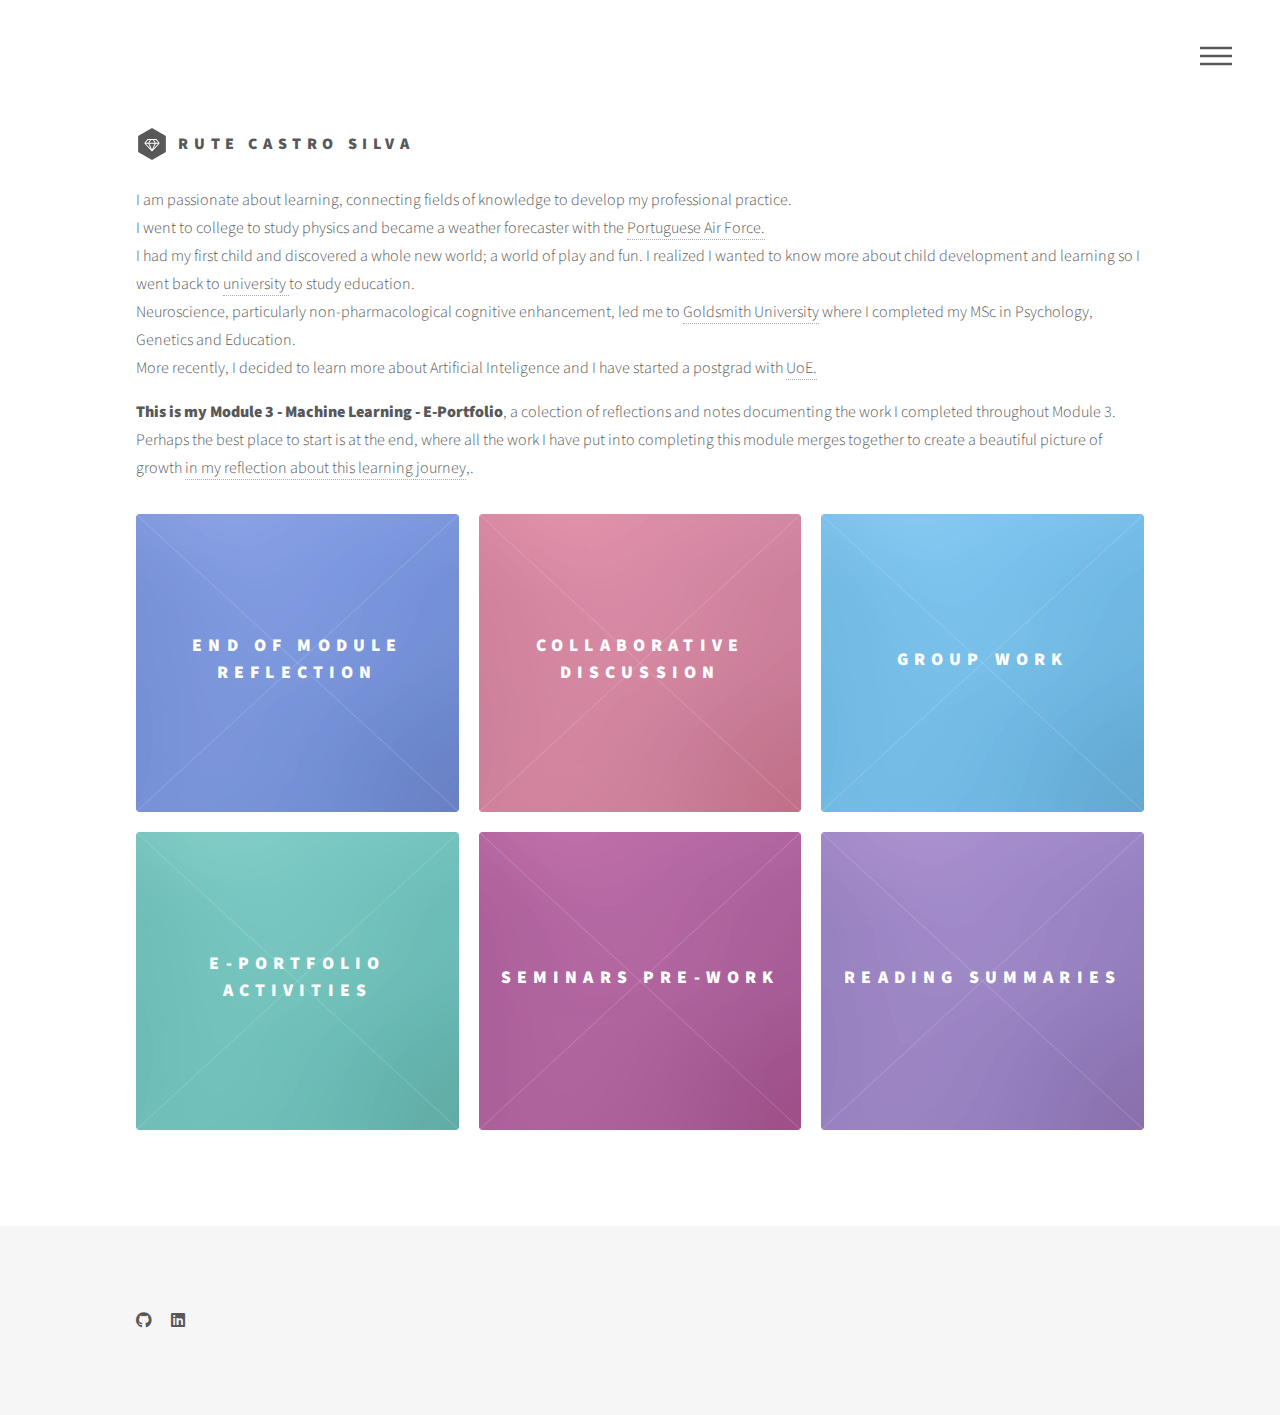
<file: index.html>
<!DOCTYPE HTML>

<html>
	<head>
		<title>Module 3 * Machine Learning * RSi E-Portfolio</title>
		<meta charset="utf-8" />
		<meta name="viewport" content="width=device-width, initial-scale=1, user-scalable=no" />
		<link rel="stylesheet" href="assets/css/main.css" />
		<noscript><link rel="stylesheet" href="assets/css/noscript.css" /></noscript>
	</head>
	<body class="is-preload">
		<!-- Wrapper -->
			<div id="wrapper">

				<!-- Header -->
					<header id="header">
						<div class="inner">

							<!-- Logo -->
								<a href="index.html" class="logo">
									<span class="symbol"><img src="images/logo.svg" alt="" /></span><span class="title">Rute CAstro Silva</span>
								</a>

							<!-- Nav -->
								<nav>
									<ul>
										<li><a href="#menu">Menu</a></li>
									</ul>
								</nav>

						</div>
					</header>

				<!-- Menu -->
					<nav id="menu">
						<h2>Menu</h2>
						<ul>
							<li><a href="index.html">Home</a></li>
							<li><a href="1Discussion.html">Collaborative Discussion</a></li>
							<li><a href="2Group_Work.html">Group Work</a></li>
							<li><a href="3Activities.html">E-Portfolio Activities</a></li>
							<li><a href="4Seminars.html">Seminars Pre-work</a></li>
							<li><a href="5Readings.html">Reading Summaries</a></li>
							<li><a href="ReflectiveEssay.html">Reflective Essay</a></li>
						</ul>
					</nav>

				<!-- Main -->
					<div id="main">
						<div class="inner">
							<header>
								<p>I am passionate about learning, connecting fields of knowledge to develop my professional practice.<br />
																		
									I went to college to study physics and became a weather forecaster with the <a href="https://www.emfa.pt/" target="_blank"> Portuguese Air Force. </a><br />
									
									I had my first child and discovered a whole new world; a world of play and fun. I realized I wanted to know more about child development and learning so I went back to <a href="https://www.ipleiria.pt/curso/licenciatura-em-educacao-basica/" target="_blank"> university </a> to study education.<br /> 
									
									Neuroscience, particularly non-pharmacological cognitive enhancement, led me to <a href="https://www.gold.ac.uk/" target="_blank">Goldsmith University</a> where I completed my MSc in Psychology, Genetics and Education.<br />
									
									More recently, I decided to learn more about Artificial Inteligence and I have started a postgrad with <a href="https://www.essex.ac.uk/" target="_blank">UoE.</a> <br /></p>
								<p><b>This is my Module 3 - Machine Learning - E-Portfolio</b>, a colection of reflections and notes documenting the work I completed throughout Module 3. Perhaps the best place to start is at the end, where all the work I have put into completing this module merges together to create a beautiful picture of growth <a href= "ReflectiveEssay.html"> in my reflection about this learning journey</a>,.</p>
								<p></p>
								</header>
							<section class="tiles">
								<article class="style6">
									<span class="image">
										<img src="images/M3pic02.jpg" alt="" />
									</span>
									<a href="ReflectiveEssay.html">
										<h2>End of Module Reflection</h2>
										<div class="content">
											<p>"If I just had one more wish
												I'd go back and do it all over again
												… Wish I had a time machine" 
											<p>Time Machine, by Muni Long</p>
										</div>
									</a>
								</article><article class="style1">
									<span class="image">
										<img src="images/M3pic02.jpg" alt="" />
									</span>
									<a href="1Discussion.html">
										<h2>Collaborative discussion</h2>
										<div class="content">
											<p style = "text-align: left; font-size: small;">• TBAT Understand the applicability and challenges associated the use of ML algorithms. 
											<p style = "text-align: left; font-size: small;">• TBAT Systematically develop and implement the skills required to be an effective member of a development team.
											<p style = "text-align: left; font-size: small;">• TBAT Apply and critically appraise ML techniques to real-world problems.
										</div>
									</a>
								</article>
								<article class="style2">
									<span class="image">
										<img src="images/M3pic02.jpg" alt="" />
									</span>
									<a href="2Group_Work.html">
										<h2>Group Work</h2>
										<div class="content">
											<p>Essential to develop important skills such as effective communication, collaboration, problem-solving, and leadership, which are crucial for success in both academic and professional settings.</p>
										</div>
									</a>
								</article>
								<article class="style3">
									<span class="image">
										<img src="images/M3pic02.jpg" alt="" />
									</span>
									<a href="3Activities.html">
										<h2>E-Portfolio Activities</h2>
										<div class="content">
											<p style = "text-align: left; font-size: small;">• TBAT Articulate the legal, social, ethical, and professional issues faced by machine learning professionals. (1, 2, 5, 6)</p>
											<p style = "text-align: left; font-size: small;">• TBAT Understand the applicability and challenges associated with different datasets for the use of machine learning algorithms. (1, 2, 3, 4, 5)</p>
										</div>
									</a>
								</article>
								<article class="style4">
									<span class="image">
										<img src="images/M3pic02.jpg" alt="" />
									</span>
									<a href="4Seminars.html">
										<h2>Seminars Pre-work</h2>
										<div class="content">
											<p style = "font-size: small;"></pstyle>>"...So me put in work, work, work, work, work, work</p>
											<p style = "font-size: small;">When you ah gon' learn, learn, learn, learn, learn?"</p>
											<p>Work, by Rihanna</p>
										</div>
									</a>
								</article>
								<article class="style5">
									<span class="image">
										<img src="images/M3pic02.jpg" alt="" />
									</span>
									<a href="5Readings.html">
										<h2>Reading Summaries</h2>
										<div class="content">
											<p>Throughout this module, as I read through the mandatory and suggested references, I kept a summary for each reading. You can find these summaries here.</p>
										</div>
									</a>
								</article>
							</section>
						</div>
					</div>

				<!-- Footer -->
					<footer id="footer">
						<div class="inner">
								<ul class="icons">
									<li><a href="https://github.com/RuteCSilva" class="icon brands fa-github"><span class="label">Github</span></a></li>
									<li><a href="https://www.linkedin.com/in/rutecastrosilva/" class="icon brands fa-linkedin"><span class="label">LinkedIn</span></a></li>
								</ul>
							</section>
						</div>
					</footer>

			</div>

		<!-- Scripts -->
			<script src="assets/js/jquery.min.js"></script>
			<script src="assets/js/browser.min.js"></script>
			<script src="assets/js/breakpoints.min.js"></script>
			<script src="assets/js/util.js"></script>
			<script src="assets/js/main.js"></script>
<!--
	Phantom by HTML5 UP
	html5up.net | @ajlkn
	Free for personal and commercial use under the CCA 3.0 license (html5up.net/license)
-->
	</body>
</html>
</file>
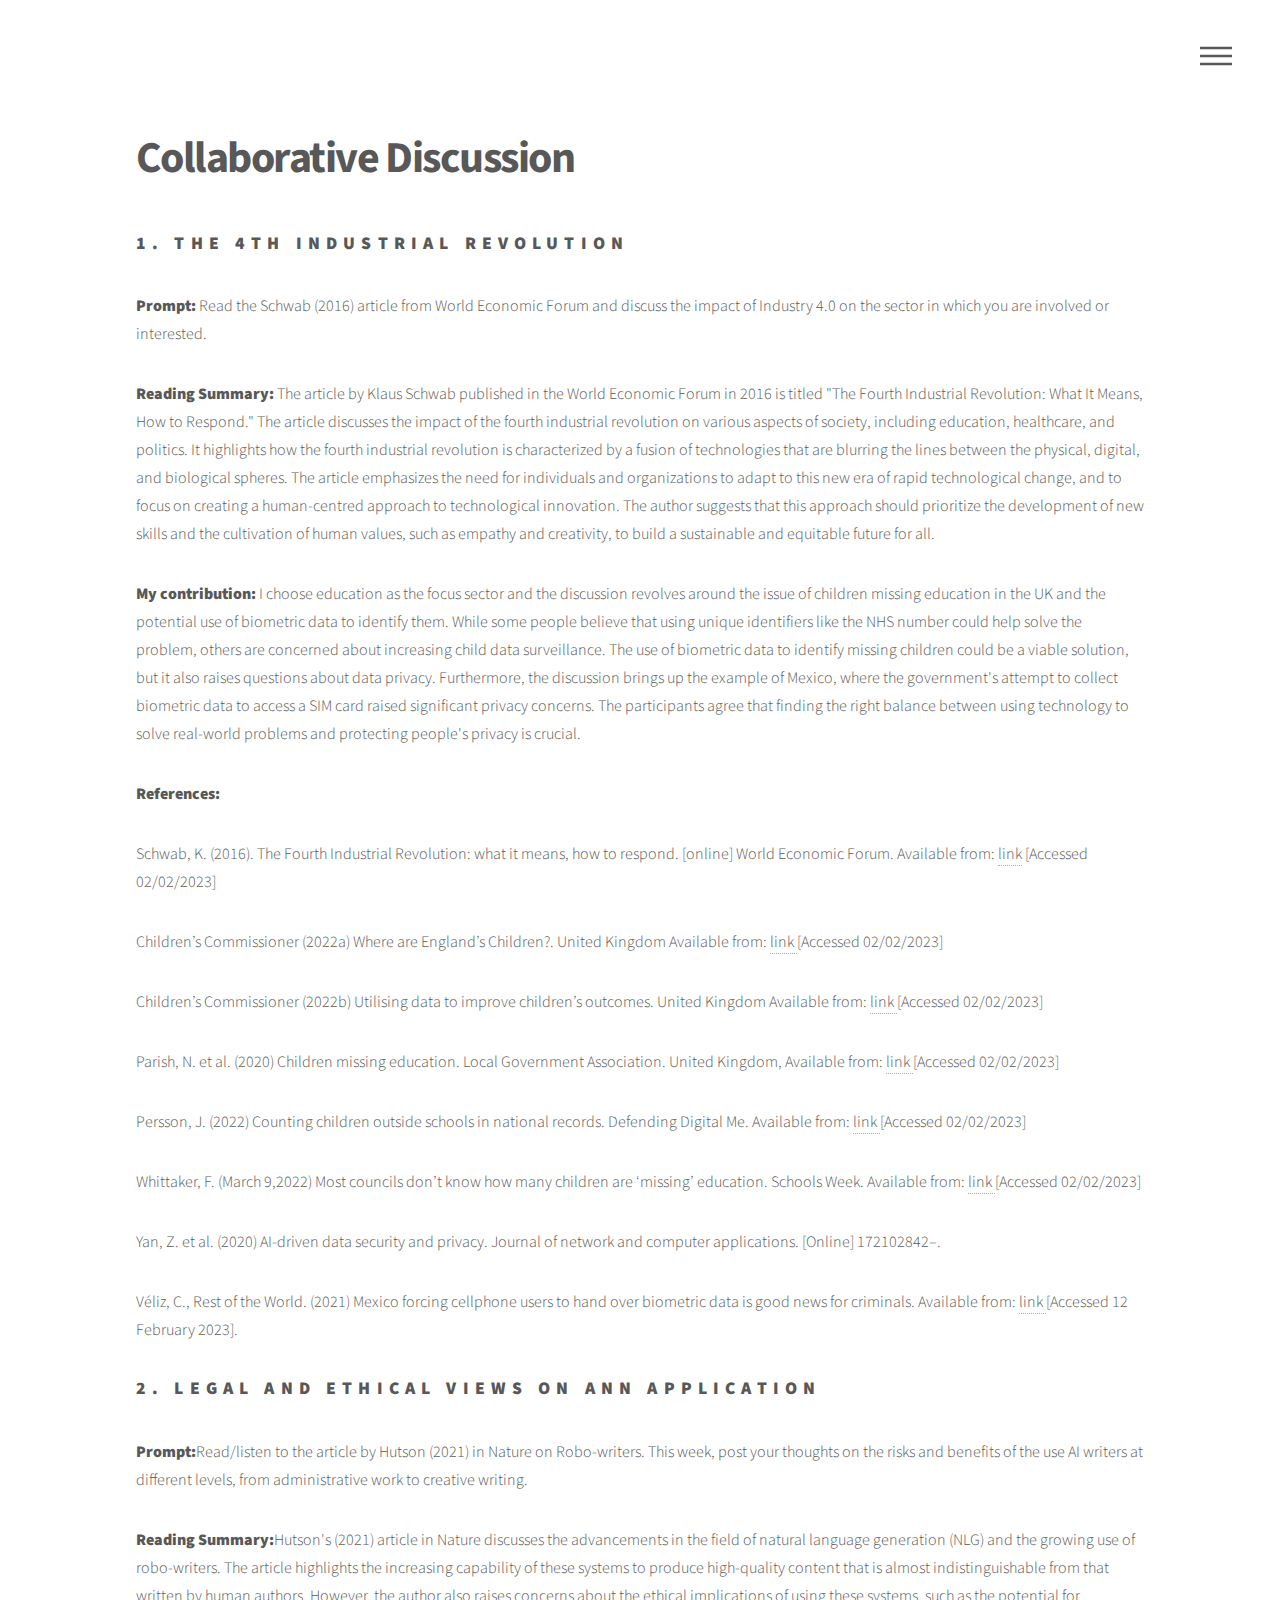
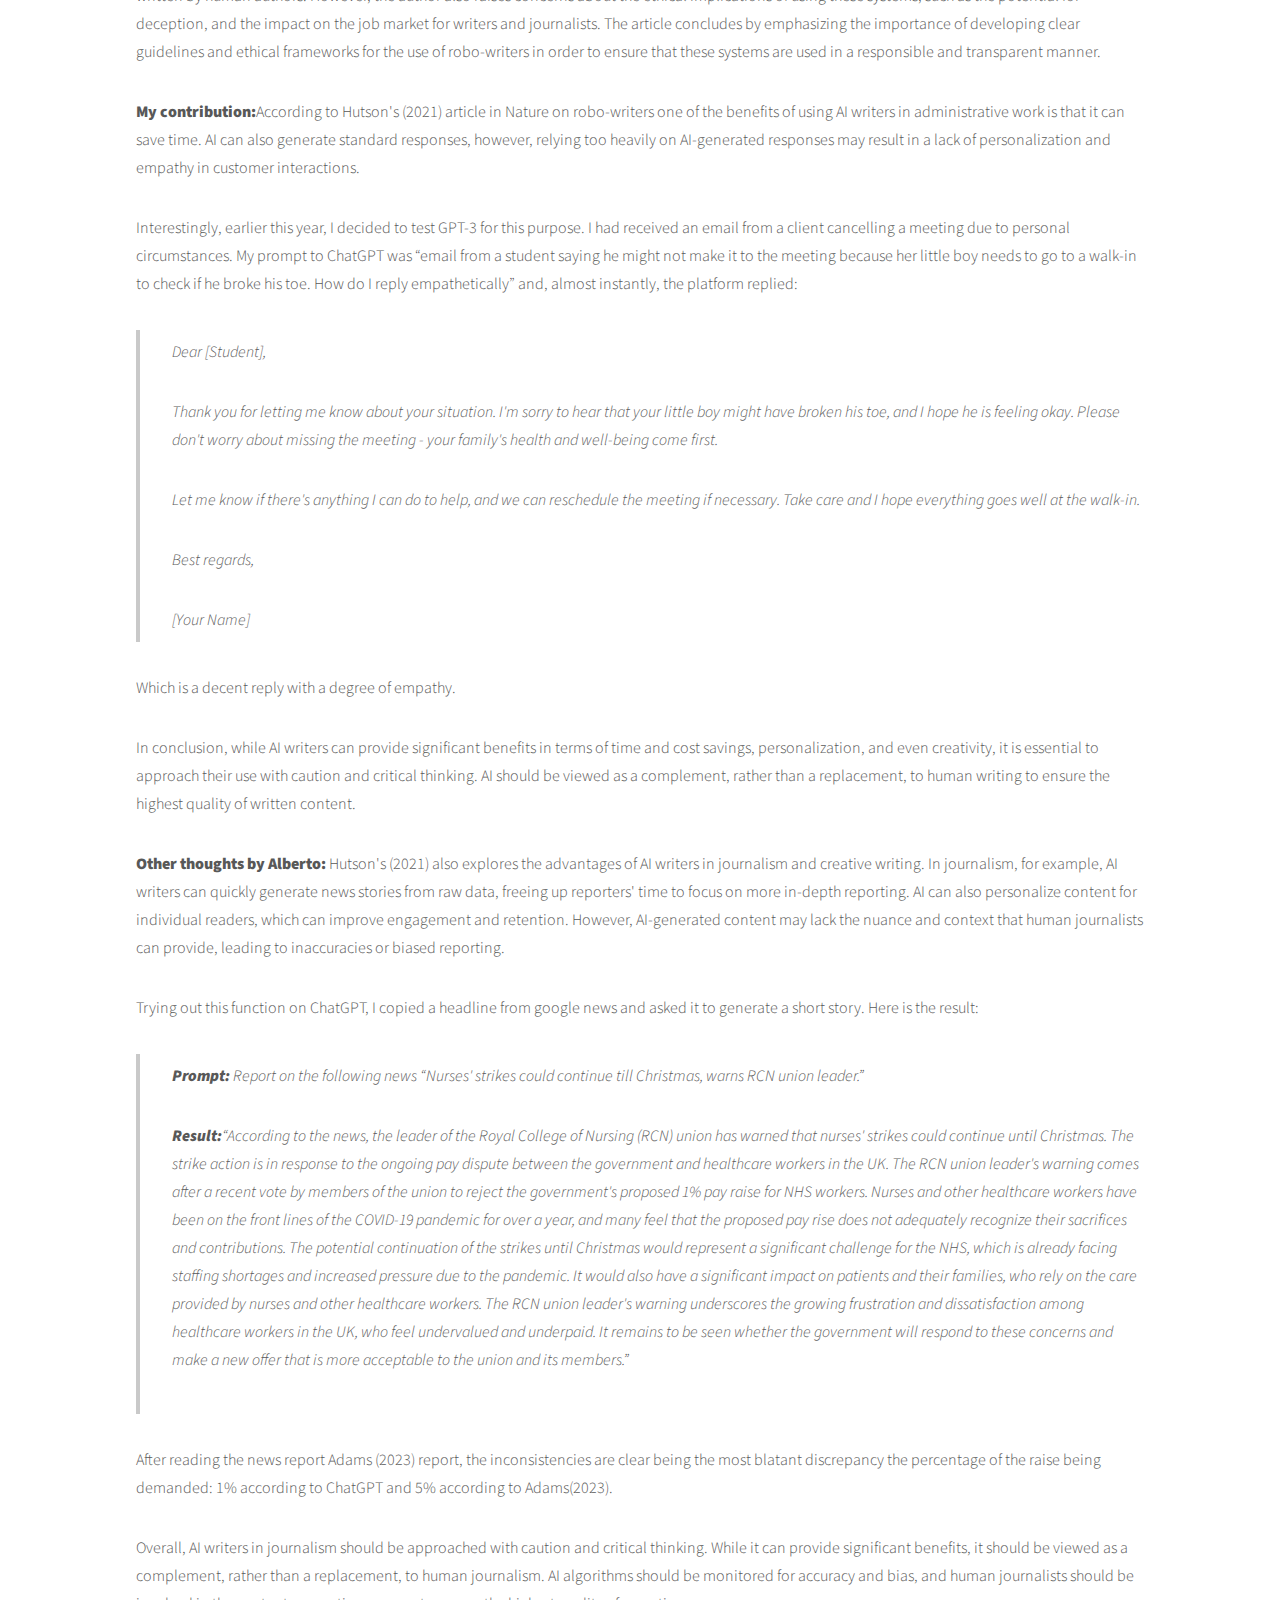
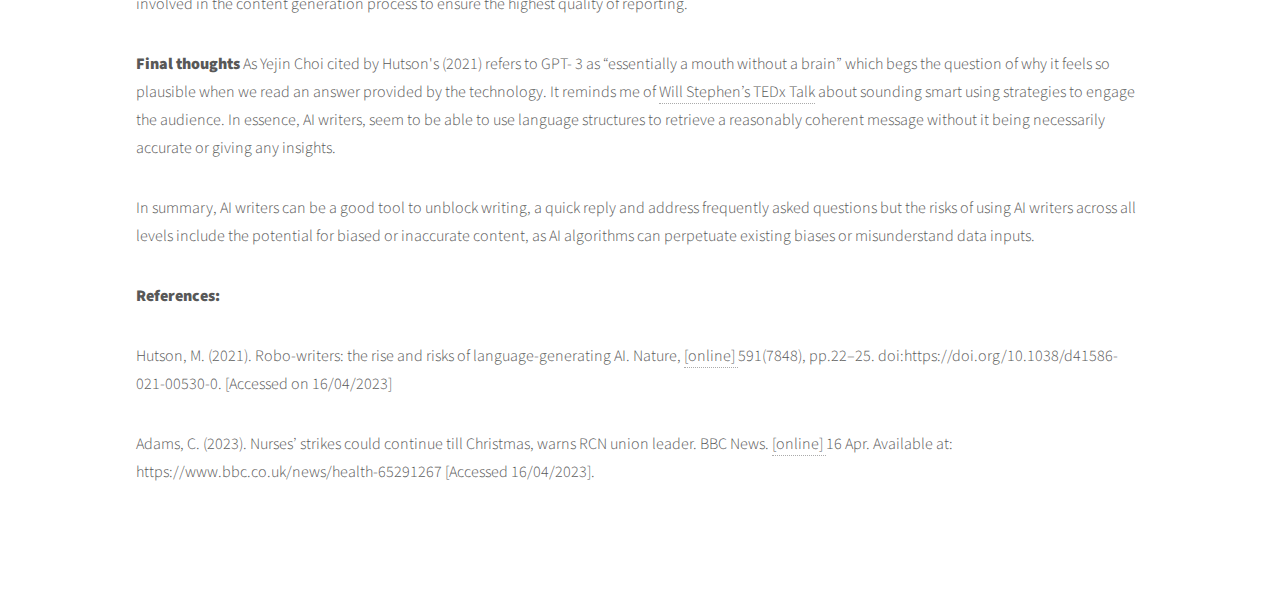
<file: 1Discussion.html>
<!DOCTYPE HTML>
<html>
	<head>
		<title>Collaborative Discussion</title>
		<meta charset="utf-8" />
		<meta name="viewport" content="width=device-width, initial-scale=1, user-scalable=no" />
		<link rel="stylesheet" href="assets/css/main.css" />
		<noscript><link rel="stylesheet" href="assets/css/noscript.css" /></noscript>
	</head>
	<body class="is-preload">
		<!-- Wrapper -->
			<div id="wrapper">

				<!-- Header -->
					<header id="header">
						<div class="inner">
							<!-- Nav -->
								<nav>
									<ul>
										<li><a href="#menu">Menu</a></li>
									</ul>
								</nav>

						</div>
					</header>

				<!-- Menu -->
				<nav id="menu">
					<h2>Menu</h2>
					<ul>
						<li><a href="index.html">Home</a></li>
						<li><a href="1Discussion.html">Collaborative Discussion</a></li>
						<li><a href="2Group_Work.html">Group Work</a></li>
						<li><a href="3Activities.html">E-Portfolio Activities</a></li>
						<li><a href="4Seminars.html">Seminars Pre-work</a></li>
						<li><a href="5Readings.html">Reading Summaries</a></li>
						<li><a href="ReflectiveEssay.html">Reflective Essay</a></li>
					</ul>
				</nav>

				<!-- Main -->
					<div id="main">
						<div class="inner">
							<h1>Collaborative Discussion</h1>
							<h2>1. The 4th Industrial Revolution</h2>
							<p><b>Prompt:</b> Read the Schwab (2016) article from World Economic Forum and discuss the impact of Industry 4.0 on the sector in which you are involved or interested.</p>
							<p><b>Reading Summary:</b> The article by Klaus Schwab published in the World Economic Forum in 2016 is titled "The Fourth Industrial Revolution: What It Means, How to Respond." The article discusses the impact of the fourth industrial revolution on various aspects of society, including education, healthcare, and politics. It highlights how the fourth industrial revolution is characterized by a fusion of technologies that are blurring the lines between the physical, digital, and biological spheres. The article emphasizes the need for individuals and organizations to adapt to this new era of rapid technological change, and to focus on creating a human-centred approach to technological innovation. The author suggests that this approach should prioritize the development of new skills and the cultivation of human values, such as empathy and creativity, to build a sustainable and equitable future for all.</p>
							<p><b>My contribution:</b> I choose education as the focus sector and the discussion revolves around the issue of children missing education in the UK and the potential use of biometric data to identify them. While some people believe that using unique identifiers like the NHS number could help solve the problem, others are concerned about increasing child data surveillance. The use of biometric data to identify missing children could be a viable solution, but it also raises questions about data privacy. Furthermore, the discussion brings up the example of Mexico, where the government's attempt to collect biometric data to access a SIM card raised significant privacy concerns. The participants agree that finding the right balance between using technology to solve real-world problems and protecting people's privacy is crucial.</p>
							<p><b>References:</b></p>
							<p>Schwab, K. (2016). The Fourth Industrial Revolution: what it means, how to respond. [online] World Economic Forum. Available from: <a href="https://www.weforum.org/agenda/2016/01/the-fourth-industrial-revolution-what-it-means-and-how-to-respond/">link</a> [Accessed 02/02/2023]</p>
							<p>Children’s Commissioner (2022a) Where are England’s Children?. United Kingdom Available from: <a href = “https://www.childrenscommissioner.gov.uk/wp-content/uploads/2022/03/cco-where-are-englands-children-interim-findings-mar-2022.pdf”> link </a>  [Accessed 02/02/2023] </p>
							<p>Children’s Commissioner (2022b) Utilising data to improve children’s outcomes. United Kingdom Available from: <a href = “https://www.childrenscommissioner.gov.uk/wp-content/uploads/2022/12/cc-family-review-utilising-data-annex.pdf”> link </a>    [Accessed 02/02/2023] </p>
							<p>Parish, N. et al. (2020) Children missing education. Local Government Association. United Kingdom, Available from: <a href = “https://www.local.gov.uk/publications/children-missing-education”> link </a>    [Accessed 02/02/2023] </p>
							<p>Persson, J. (2022) Counting children outside schools in national records. Defending Digital Me. Available from: <a href = “ https://defenddigitalme.org/2022/04/08/counting-children-outside-schools-in-national-records/”> link </a>    [Accessed 02/02/2023] </p>
							<p>Whittaker, F. (March 9,2022) Most councils don’t know how many children are ‘missing’ education. Schools Week. Available from: <a href = “ https://schoolsweek.co.uk/most-councils-dont-know-how-many-children-are-missing-education/”> link </a>    [Accessed 02/02/2023] </p>
							<p>Yan, Z. et al. (2020) AI-driven data security and privacy. Journal of network and computer applications. [Online] 172102842–.</p>
							<p>Véliz, C., Rest of the World. (2021) Mexico forcing cellphone users to hand over biometric data is good news for criminals. Available from: <a href = “https://restofworld.org/2021/mexico-cellphone-data-law-crime/”> link </a>   [Accessed 12 February 2023]. </p>

							<h2>2. Legal and Ethical views on ANN application</h2>
							<p><b>Prompt:</b>Read/listen to the article by Hutson (2021) in Nature on Robo-writers. This week, post your thoughts on the risks and benefits of the use AI writers at different levels, from administrative work to creative writing.</p>
							<p><b>Reading Summary:</b>Hutson's (2021) article in Nature discusses the advancements in the field of natural language generation (NLG) and the growing use of robo-writers. The article highlights the increasing capability of these systems to produce high-quality content that is almost indistinguishable from that written by human authors. However, the author also raises concerns about the ethical implications of using these systems, such as the potential for deception, and the impact on the job market for writers and journalists. The article concludes by emphasizing the importance of developing clear guidelines and ethical frameworks for the use of robo-writers in order to ensure that these systems are used in a responsible and transparent manner.</p>
							<p><b>My contribution:</b>According to Hutson's (2021) article in Nature on robo-writers one of the benefits of using AI writers in administrative work is that it can save time. AI can also generate standard responses, however, relying too heavily on AI-generated responses may result in a lack of personalization and empathy in customer interactions.</p>
							<p>Interestingly, earlier this year, I decided to test GPT-3 for this purpose. I had received an email from a client cancelling a meeting due to personal circumstances. My prompt to ChatGPT was “email from a student saying he might not make it to the meeting because her little boy needs to go to a walk-in to check if he broke his toe. How do I reply empathetically” and, almost instantly, the platform replied:</p>
								<blockquote><p>Dear [Student],
								<p>Thank you for letting me know about your situation. I'm sorry to hear that your little boy might have broken his toe, and I hope he is feeling okay. Please don't worry about missing the meeting - your family's health and well-being come first.
								<p>Let me know if there's anything I can do to help, and we can reschedule the meeting if necessary. Take care and I hope everything goes well at the walk-in.
								<p>Best regards,
								<p></p>[Your Name]
								</blockquote>
							<p>Which is a decent reply with a degree of empathy. 
							<p>In conclusion, while AI writers can provide significant benefits in terms of time and cost savings, personalization, and even creativity, it is essential to approach their use with caution and critical thinking. AI should be viewed as a complement, rather than a replacement, to human writing to ensure the highest quality of written content. 
							</p>
							<p><b>Other thoughts by Alberto:</b> Hutson's (2021) also explores the advantages of AI writers in journalism and creative writing. In journalism, for example, AI writers can quickly generate news stories from raw data, freeing up reporters' time to focus on more in-depth reporting. AI can also personalize content for individual readers, which can improve engagement and retention. However, AI-generated content may lack the nuance and context that human journalists can provide, leading to inaccuracies or biased reporting.</p>
							<p>Trying out this function on ChatGPT, I copied a headline from google news and asked it to generate a short story. Here is the result:</p>
								<blockquote><p><b>Prompt:</b>
									Report on the following news “Nurses' strikes could continue till Christmas, warns RCN union leader.”
									<p><b>Result:</b>“According to the news, the leader of the Royal College of Nursing (RCN) union has warned that nurses' strikes could continue until Christmas. The strike action is in response to the ongoing pay dispute between the government and healthcare workers in the UK.
										The RCN union leader's warning comes after a recent vote by members of the union to reject the government's proposed 1% pay raise for NHS workers. Nurses and other healthcare workers have been on the front lines of the COVID-19 pandemic for over a year, and many feel that the proposed pay rise does not adequately recognize their sacrifices and contributions.
										The potential continuation of the strikes until Christmas would represent a significant challenge for the NHS, which is already facing staffing shortages and increased pressure due to the pandemic. It would also have a significant impact on patients and their families, who rely on the care provided by nurses and other healthcare workers.
										The RCN union leader's warning underscores the growing frustration and dissatisfaction among healthcare workers in the UK, who feel undervalued and underpaid. It remains to be seen whether the government will respond to these concerns and make a new offer that is more acceptable to the union and its members.”
									</blockquote></p>
							<p>After reading the news report Adams (2023) report, the inconsistencies are clear being the most blatant discrepancy the percentage of the raise being demanded: 1% according to ChatGPT and 5% according to Adams(2023). </p>		
							</p><p>Overall, AI writers in journalism should be approached with caution and critical thinking. While it can provide significant benefits, it should be viewed as a complement, rather than a replacement, to human journalism. AI algorithms should be monitored for accuracy and bias, and human journalists should be involved in the content generation process to ensure the highest quality of reporting. </p>
							<p><b>Final thoughts</b> As Yejin Choi cited by Hutson's (2021) refers to GPT- 3 as “essentially a mouth without a brain” which begs the question of why it feels so plausible when we read an answer provided by the technology. It reminds me of <a href="ttps://www.youtube.com/watch?v=8S0FDjFBj8o">Will Stephen’s TEDx Talk</a> about sounding smart using strategies to engage the audience. In essence, AI writers, seem to be able to use language structures to retrieve a reasonably coherent message without it being necessarily accurate or giving any insights.</p>
							<p>In summary, AI writers can be a good tool to unblock writing, a quick reply and address frequently asked questions but the risks of using AI writers across all levels include the potential for biased or inaccurate content, as AI algorithms can perpetuate existing biases or misunderstand data inputs.</p>
							<p><b>References:</b></p>
							<p>Hutson, M. (2021). Robo-writers: the rise and risks of language-generating AI. Nature, <a href = “https://doi.org/10.1038/d41586-021-00530-0”> [online] </a> 591(7848), pp.22–25. doi:https://doi.org/10.1038/d41586-021-00530-0. [Accessed on 16/04/2023]</p>
							<p>Adams, C. (2023). Nurses’ strikes could continue till Christmas, warns RCN union leader. BBC News. <a href = ": https://www.bbc.co.uk/news/health-65291267 ">[online] </a> 16 Apr. Available at: https://www.bbc.co.uk/news/health-65291267 [Accessed 16/04/2023].</p>
						</div>
					</div>
			</div>

		<!-- Scripts -->
			<script src="assets/js/jquery.min.js"></script>
			<script src="assets/js/browser.min.js"></script>
			<script src="assets/js/breakpoints.min.js"></script>
			<script src="assets/js/util.js"></script>
			<script src="assets/js/main.js"></script>
<!--
	Phantom by HTML5 UP
	html5up.net | @ajlkn
	Free for personal and commercial use under the CCA 3.0 license (html5up.net/license)
-->
	</body>
</html>
</file>
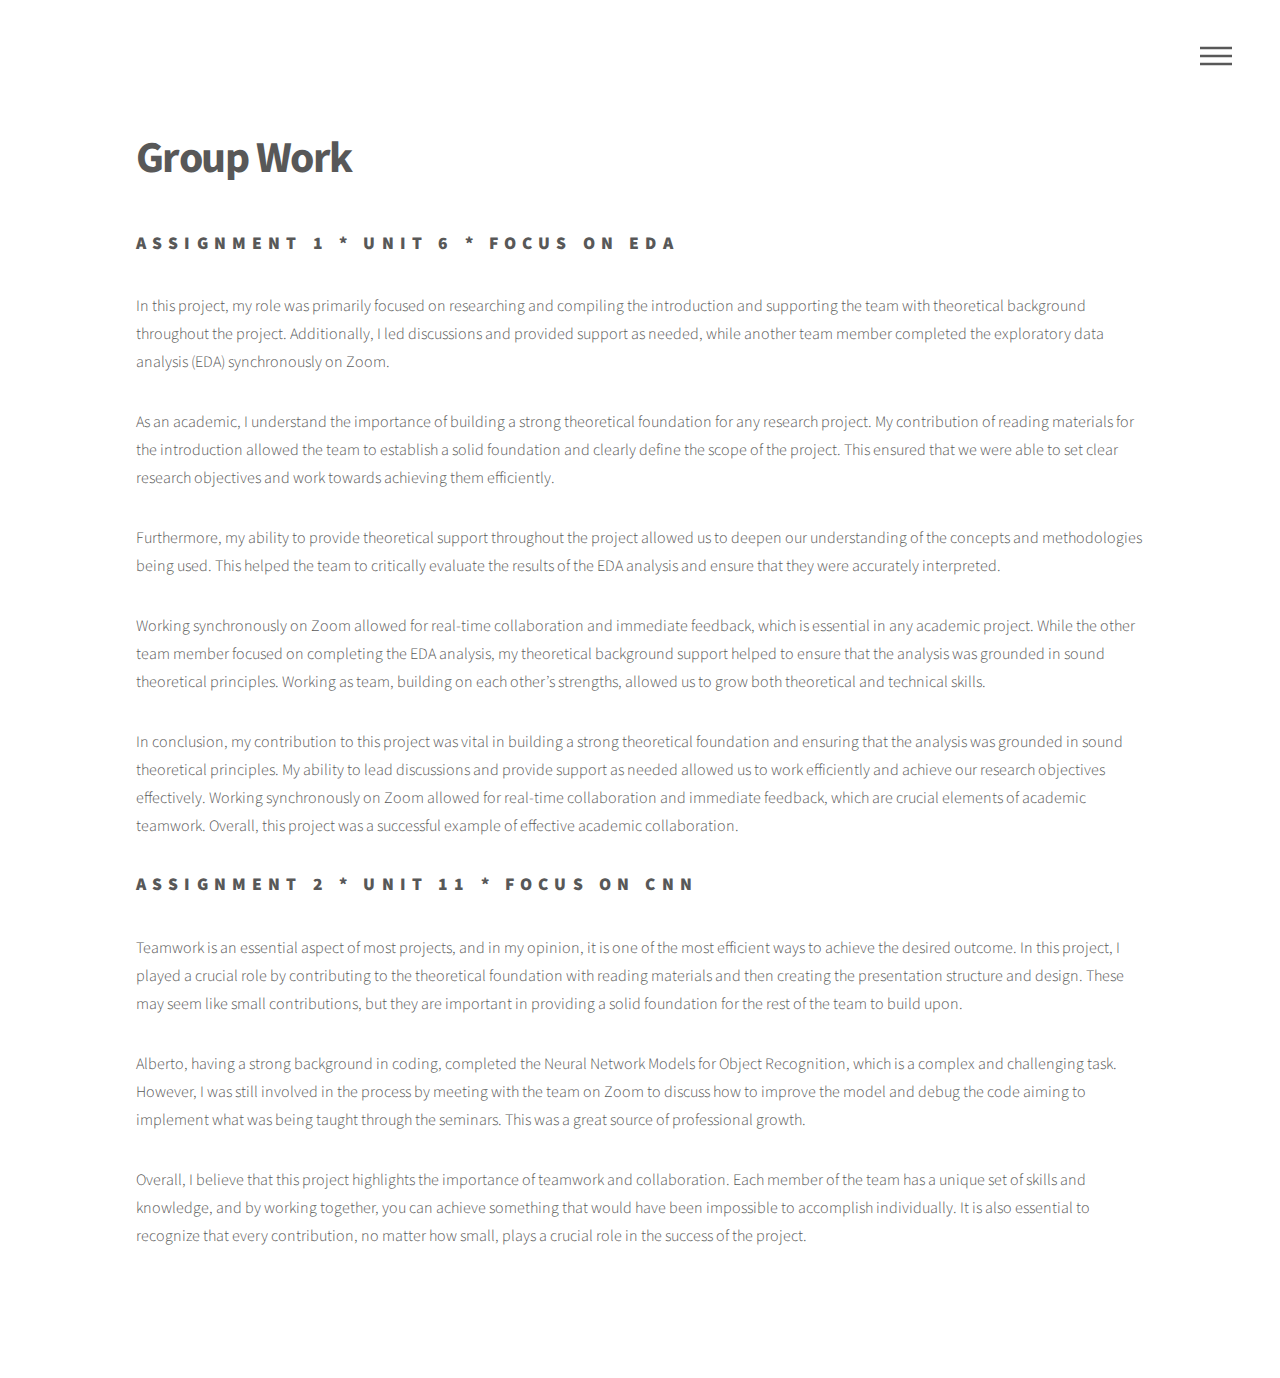
<file: 2Group_Work.html>
<!DOCTYPE HTML>
<html>
	<head>
		<title>Group Work</title>
		<meta charset="utf-8" />
		<meta name="viewport" content="width=device-width, initial-scale=1, user-scalable=no" />
		<link rel="stylesheet" href="assets/css/main.css" />
		<noscript><link rel="stylesheet" href="assets/css/noscript.css" /></noscript>
	</head>
	<body class="is-preload">
		<!-- Wrapper -->
			<div id="wrapper">

				<!-- Header -->
					<header id="header">
						<div class="inner">
							<!-- Nav -->
								<nav>
									<ul>
										<li><a href="#menu">Menu</a></li>
									</ul>
								</nav>

						</div>
					</header>

				<!-- Menu -->
				<nav id="menu">
					<h2>Menu</h2>
					<ul>
						<li><a href="index.html">Home</a></li>
						<li><a href="1Discussion.html">Collaborative Discussion</a></li>
						<li><a href="2Group_Work.html">Group Work</a></li>
						<li><a href="3Activities.html">E-Portfolio Activities</a></li>
						<li><a href="4Seminars.html">Seminars Pre-work</a></li>
						<li><a href="5Readings.html">Reading Summaries</a></li>
						<li><a href="ReflectiveEssay.html">Reflective Essay</a></li>
					</ul>
				</nav>

				<!-- Main -->
					<div id="main">
						<div class="inner">
							<h1>Group Work</h1>
							<h2>Assignment 1 * Unit 6 * Focus on EDA </h2>
							<p>In this project, my role was primarily focused on researching and compiling the introduction and supporting the team with theoretical background throughout the project. Additionally, I led discussions and provided support as needed, while another team member completed the exploratory data analysis (EDA) synchronously on Zoom.</p>
							<p>As an academic, I understand the importance of building a strong theoretical foundation for any research project. My contribution of reading materials for the introduction allowed the team to establish a solid foundation and clearly define the scope of the project. This ensured that we were able to set clear research objectives and work towards achieving them efficiently.</p>
							<p>Furthermore, my ability to provide theoretical support throughout the project allowed us to deepen our understanding of the concepts and methodologies being used. This helped the team to critically evaluate the results of the EDA analysis and ensure that they were accurately interpreted.</p>
							<p>Working synchronously on Zoom allowed for real-time collaboration and immediate feedback, which is essential in any academic project. While the other team member focused on completing the EDA analysis, my theoretical background support helped to ensure that the analysis was grounded in sound theoretical principles. Working as team, building on each other’s strengths, allowed us to grow both theoretical and technical skills.</p>
							<p>In conclusion, my contribution to this project was vital in building a strong theoretical foundation and ensuring that the analysis was grounded in sound theoretical principles. My ability to lead discussions and provide support as needed allowed us to work efficiently and achieve our research objectives effectively. Working synchronously on Zoom allowed for real-time collaboration and immediate feedback, which are crucial elements of academic teamwork. Overall, this project was a successful example of effective academic collaboration.</p>
						
							<h2>Assignment 2 * Unit 11 * Focus on CNN </h2>
							<p>Teamwork is an essential aspect of most projects, and in my opinion, it is one of the most efficient ways to achieve the desired outcome. In this project, I played a crucial role by contributing to the theoretical foundation with reading materials and then creating the presentation structure and design. These may seem like small contributions, but they are important in providing a solid foundation for the rest of the team to build upon.</p>
							<p>Alberto, having a strong background in coding, completed the Neural Network Models for Object Recognition, which is a complex and challenging task. However, I was still involved in the process by meeting with the team on Zoom to discuss how to improve the model and debug the code aiming to implement what was being taught through the seminars. This was a great source of professional growth.</p>
							<p>Overall, I believe that this project highlights the importance of teamwork and collaboration. Each member of the team has a unique set of skills and knowledge, and by working together, you can achieve something that would have been impossible to accomplish individually. It is also essential to recognize that every contribution, no matter how small, plays a crucial role in the success of the project.</p>
						</div>
					</div>
			</div>

		<!-- Scripts -->
			<script src="assets/js/jquery.min.js"></script>
			<script src="assets/js/browser.min.js"></script>
			<script src="assets/js/breakpoints.min.js"></script>
			<script src="assets/js/util.js"></script>
			<script src="assets/js/main.js"></script>
<!--
	Phantom by HTML5 UP
	html5up.net | @ajlkn
	Free for personal and commercial use under the CCA 3.0 license (html5up.net/license)
-->
	</body>
</html>
</file>
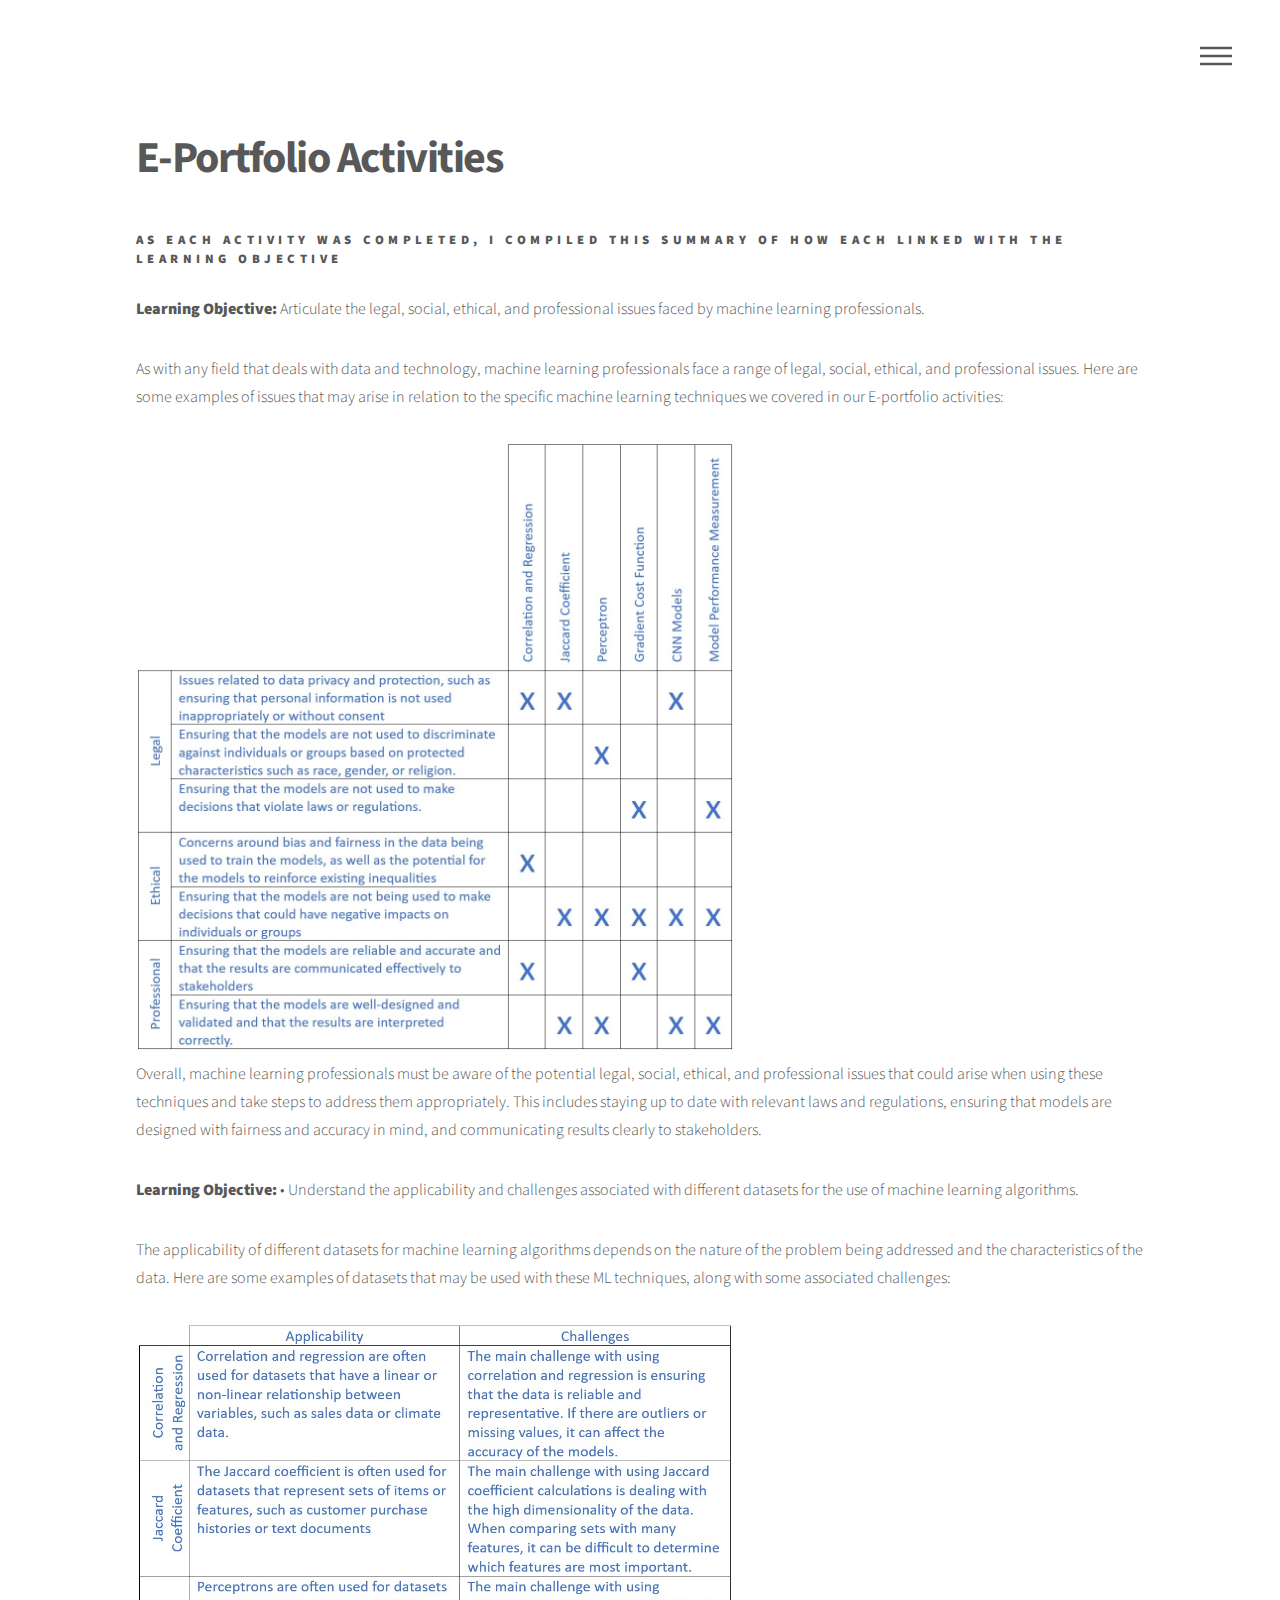
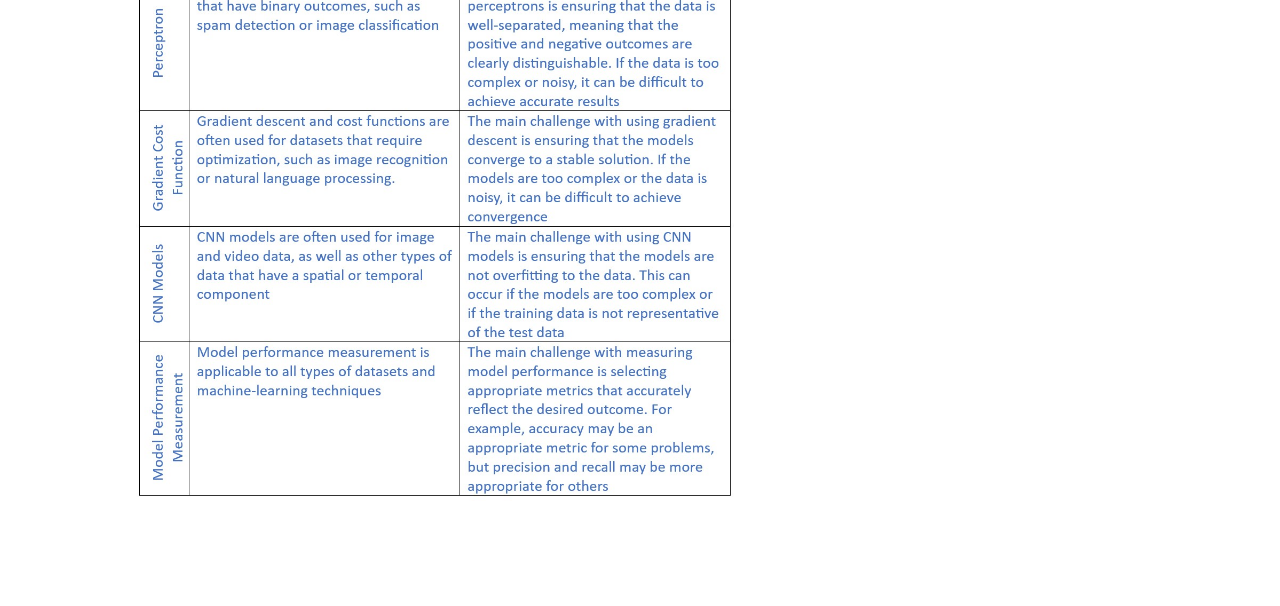
<file: 3Activities.html>
<!DOCTYPE HTML>

<html>
	<head>
		<title>E-Portfolio</title>
		<meta charset="utf-8" />
		<meta name="viewport" content="width=device-width, initial-scale=1, user-scalable=no" />
		<link rel="stylesheet" href="assets/css/main.css" />
		<noscript><link rel="stylesheet" href="assets/css/noscript.css" /></noscript>
	</head>
	<body class="is-preload">
		<!-- Wrapper -->
			<div id="wrapper">

				<!-- Header -->
					<header id="header">
						<div class="inner">

							<!-- Nav -->
								<nav>
									<ul>
										<li><a href="#menu">Menu</a></li>
									</ul>
								</nav>

						</div>
					</header>

				<!-- Menu -->
				<nav id="menu">
					<h2>Menu</h2>
					<ul>
						<li><a href="index.html">Home</a></li>
						<li><a href="1Discussion.html">Collaborative Discussion</a></li>
						<li><a href="2Group_Work.html">Group Work</a></li>
						<li><a href="3Activities.html">E-Portfolio Activities</a></li>
						<li><a href="4Seminars.html">Seminars Pre-work</a></li>
						<li><a href="5Readings.html">Reading Summaries</a></li>
						<li><a href="ReflectiveEssay.html">Reflective Essay</a></li>
					</ul>
				</nav>

				<!-- Main -->
					<div id="main">
						<div class="inner">
							<h1>E-Portfolio Activities</h1>
							<h4>As each activity was completed, I compiled this summary of how each linked with the learning objective </h4>
							<p> <b>Learning Objective: </b>Articulate the legal, social, ethical, and professional issues faced by machine learning professionals.</p>
							<p>As with any field that deals with data and technology, machine learning professionals face a range of legal, social, ethical, and professional issues. Here are some examples of issues that may arise in relation to the specific machine learning techniques we covered in our E-portfolio activities:</p>
							<img src="images/Activities_Table 1.jpg" width="600">
							<p>Overall, machine learning professionals must be aware of the potential legal, social, ethical, and professional issues that could arise when using these techniques and take steps to address them appropriately. This includes staying up to date with relevant laws and regulations, ensuring that models are designed with fairness and accuracy in mind, and communicating results clearly to stakeholders.</p>
							<p> <b>Learning Objective: </b>•	Understand the applicability and challenges associated with different datasets for the use of machine learning algorithms.</p>
							<p>The applicability of different datasets for machine learning algorithms depends on the nature of the problem being addressed and the characteristics of the data. Here are some examples of datasets that may be used with these ML techniques, along with some associated challenges:</p>
							<img src="images/Activities_Table2.jpg" width="600">
						</div>
					</div>

			</div>

		<!-- Scripts -->
			<script src="assets/js/jquery.min.js"></script>
			<script src="assets/js/browser.min.js"></script>
			<script src="assets/js/breakpoints.min.js"></script>
			<script src="assets/js/util.js"></script>
			<script src="assets/js/main.js"></script>
<!--
	Phantom by HTML5 UP
	html5up.net | @ajlkn
	Free for personal and commercial use under the CCA 3.0 license (html5up.net/license)
-->
	</body>
</html>
</file>
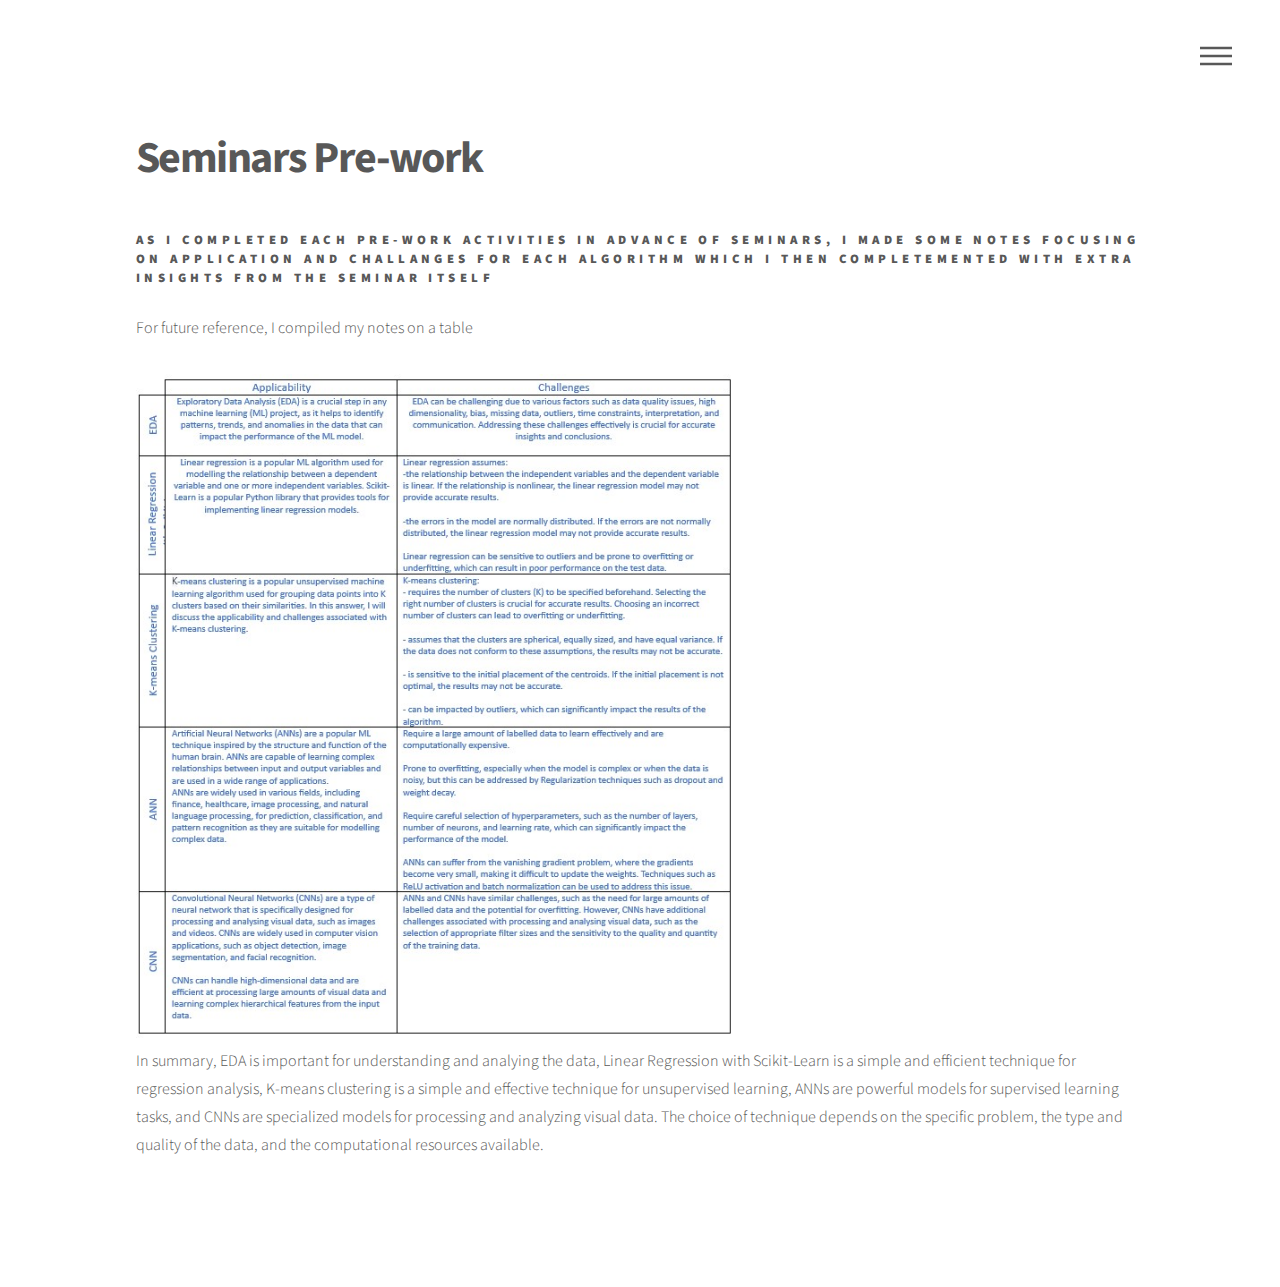
<file: 4Seminars.html>
<!DOCTYPE HTML>

<html>
	<head>
		<title>E-Portfolio</title>
		<meta charset="utf-8" />
		<meta name="viewport" content="width=device-width, initial-scale=1, user-scalable=no" />
		<link rel="stylesheet" href="assets/css/main.css" />
		<noscript><link rel="stylesheet" href="assets/css/noscript.css" /></noscript>
	</head>
	<body class="is-preload">
		<!-- Wrapper -->
			<div id="wrapper">

				<!-- Header -->
					<header id="header">
						<div class="inner">

							<!-- Nav -->
								<nav>
									<ul>
										<li><a href="#menu">Menu</a></li>
									</ul>
								</nav>

						</div>
					</header>

				<!-- Menu -->
				<nav id="menu">
					<h2>Menu</h2>
					<ul>
						<li><a href="index.html">Home</a></li>
						<li><a href="1Discussion.html">Collaborative Discussion</a></li>
						<li><a href="2Group_Work.html">Group Work</a></li>
						<li><a href="3Activities.html">E-Portfolio Activities</a></li>
						<li><a href="4Seminars.html">Seminars Pre-work</a></li>
						<li><a href="5Readings.html">Reading Summaries</a></li>
						<li><a href="ReflectiveEssay.html">Reflective Essay</a></li>
					</ul>
				</nav>

				<!-- Main -->
					<div id="main">
						<div class="inner">
							<h1>Seminars Pre-work</h1>
							<h4>As I completed each pre-work activities in advance of Seminars, I made some notes focusing on application and challanges for each algorithm which I then completemented with extra insights from the seminar itself</h4>
							<p>For future reference, I compiled my notes on a table</p>
							<img src="images/Summary_Table1.jpg" width="600">
							<p>In summary, EDA is important for understanding and analying the data, Linear Regression with Scikit-Learn is a simple and efficient technique for regression analysis, K-means clustering is a simple and effective technique for unsupervised learning, ANNs are powerful models for supervised learning tasks, and CNNs are specialized models for processing and analyzing visual data. The choice of technique depends on the specific problem, the type and quality of the data, and the computational resources available.</p>
						</div>
					</div>

			</div>

		<!-- Scripts -->
			<script src="assets/js/jquery.min.js"></script>
			<script src="assets/js/browser.min.js"></script>
			<script src="assets/js/breakpoints.min.js"></script>
			<script src="assets/js/util.js"></script>
			<script src="assets/js/main.js"></script>
<!--
	Phantom by HTML5 UP
	html5up.net | @ajlkn
	Free for personal and commercial use under the CCA 3.0 license (html5up.net/license)
-->
	</body>
</html>
</file>
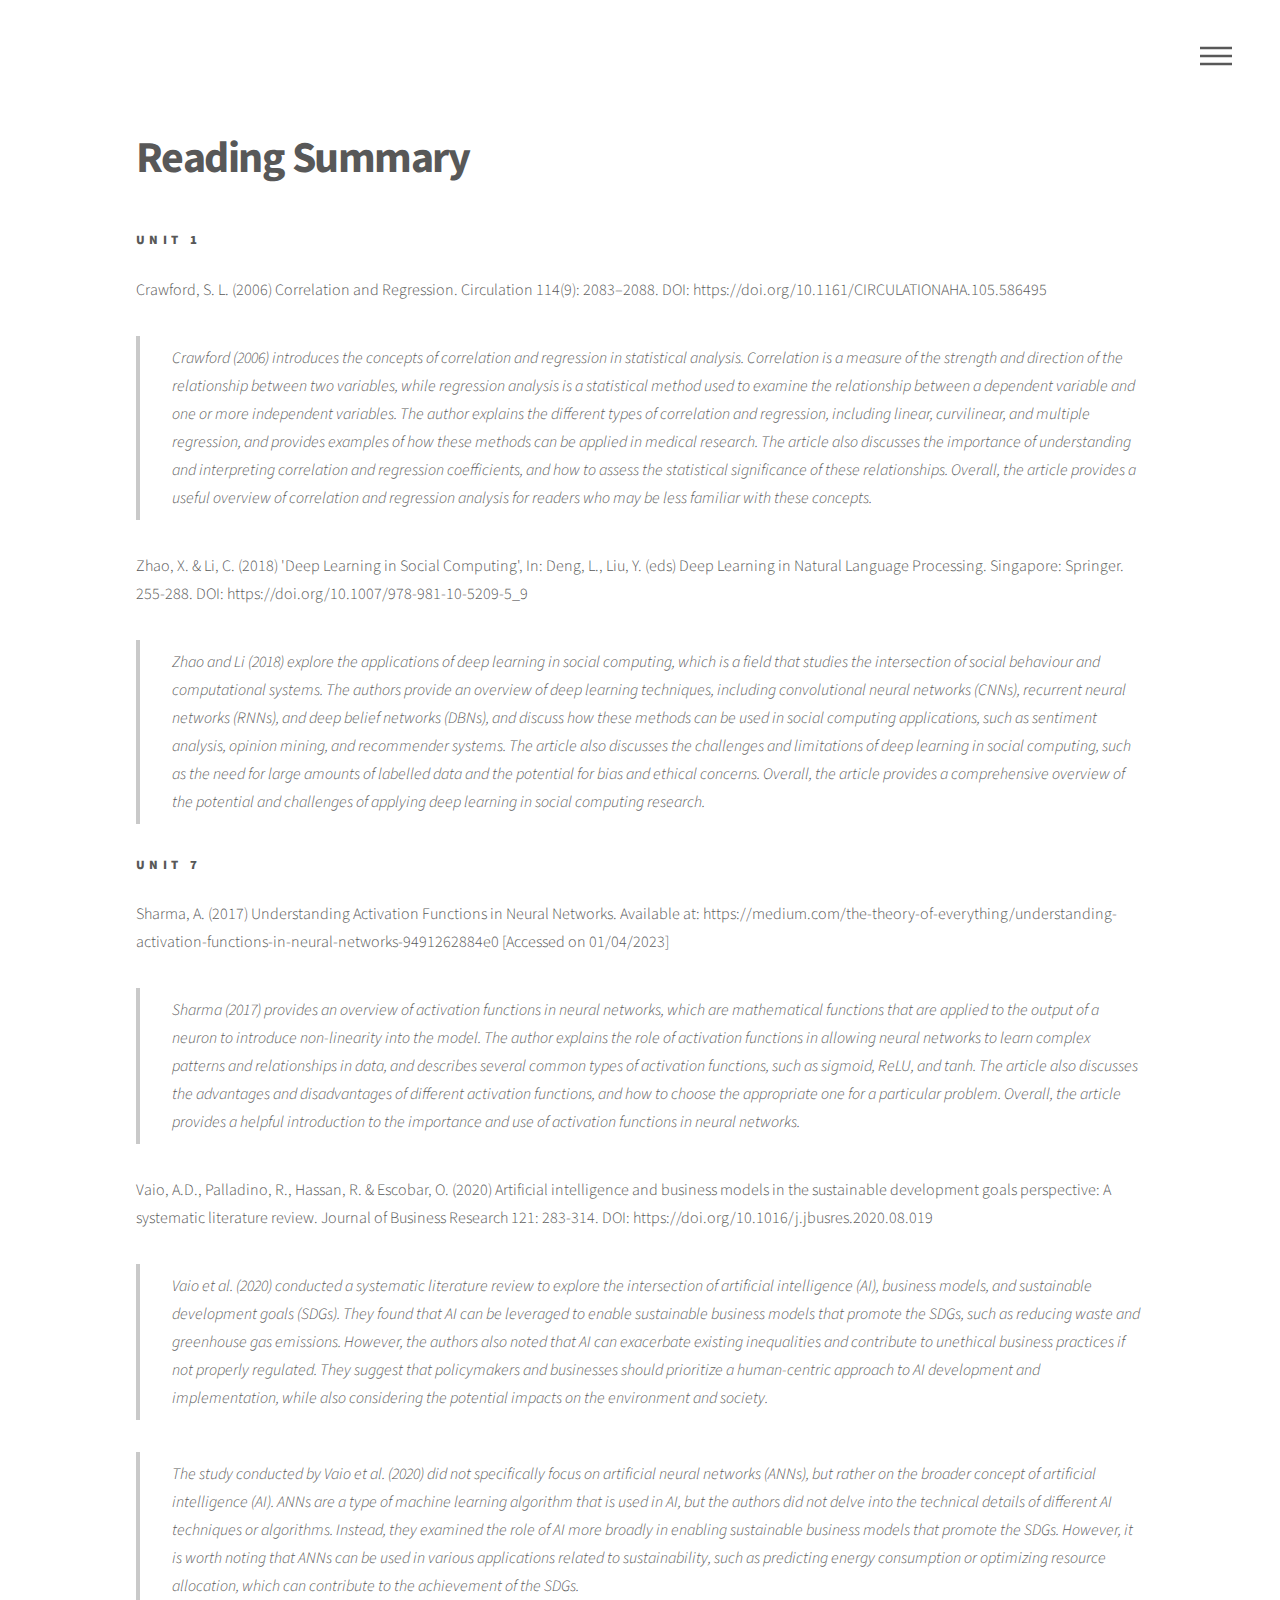
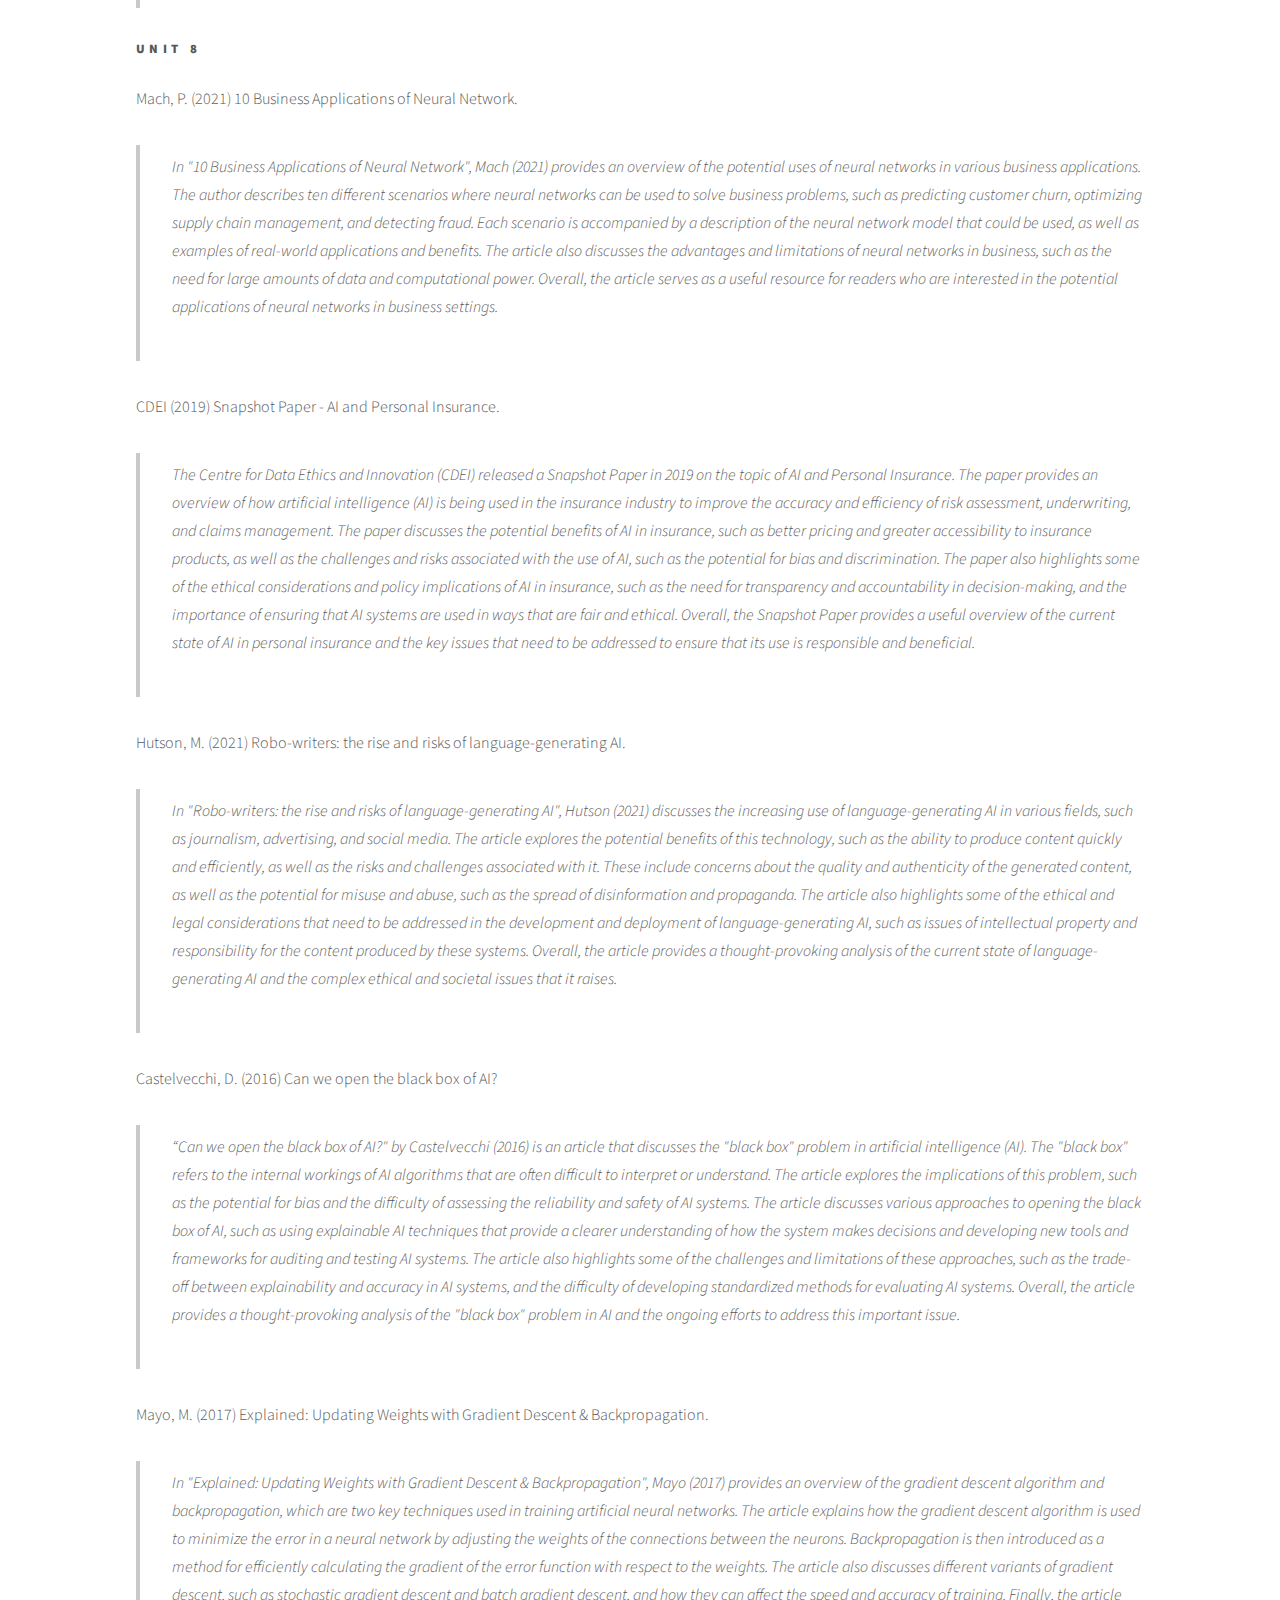
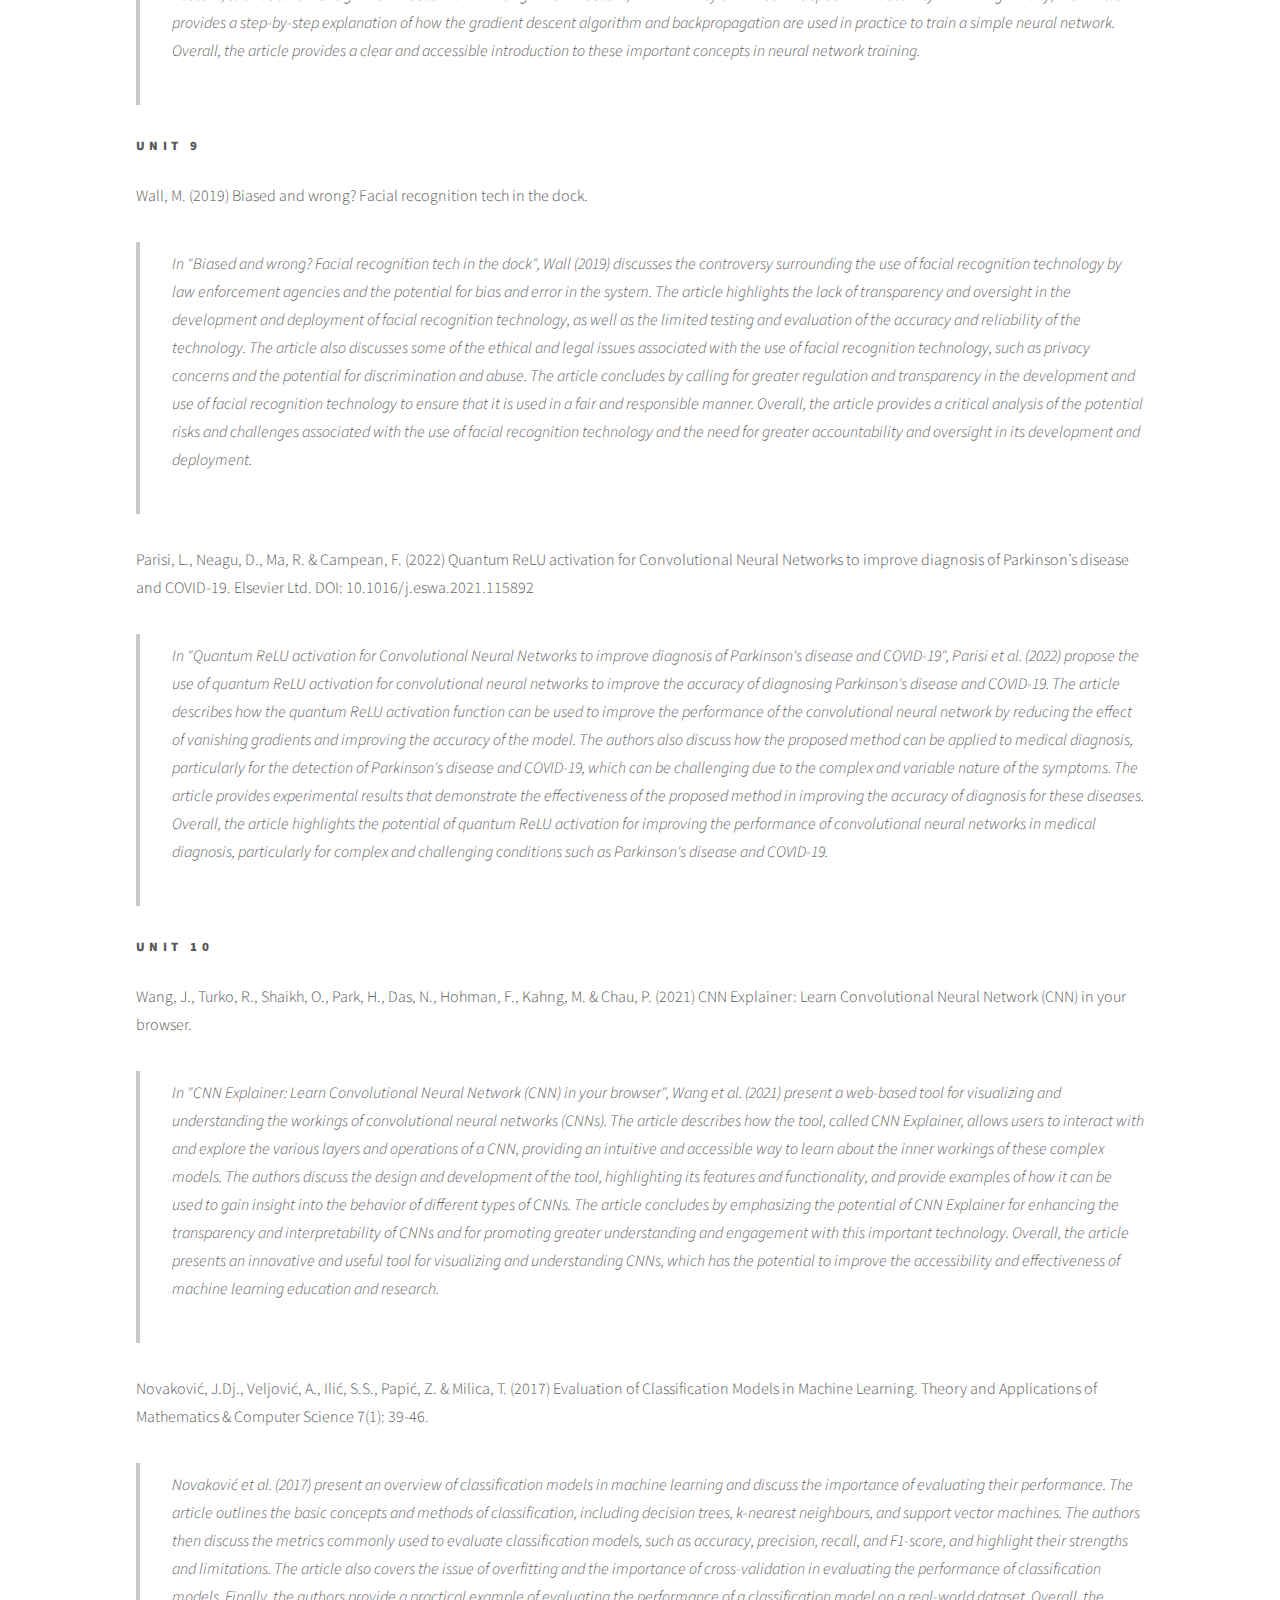
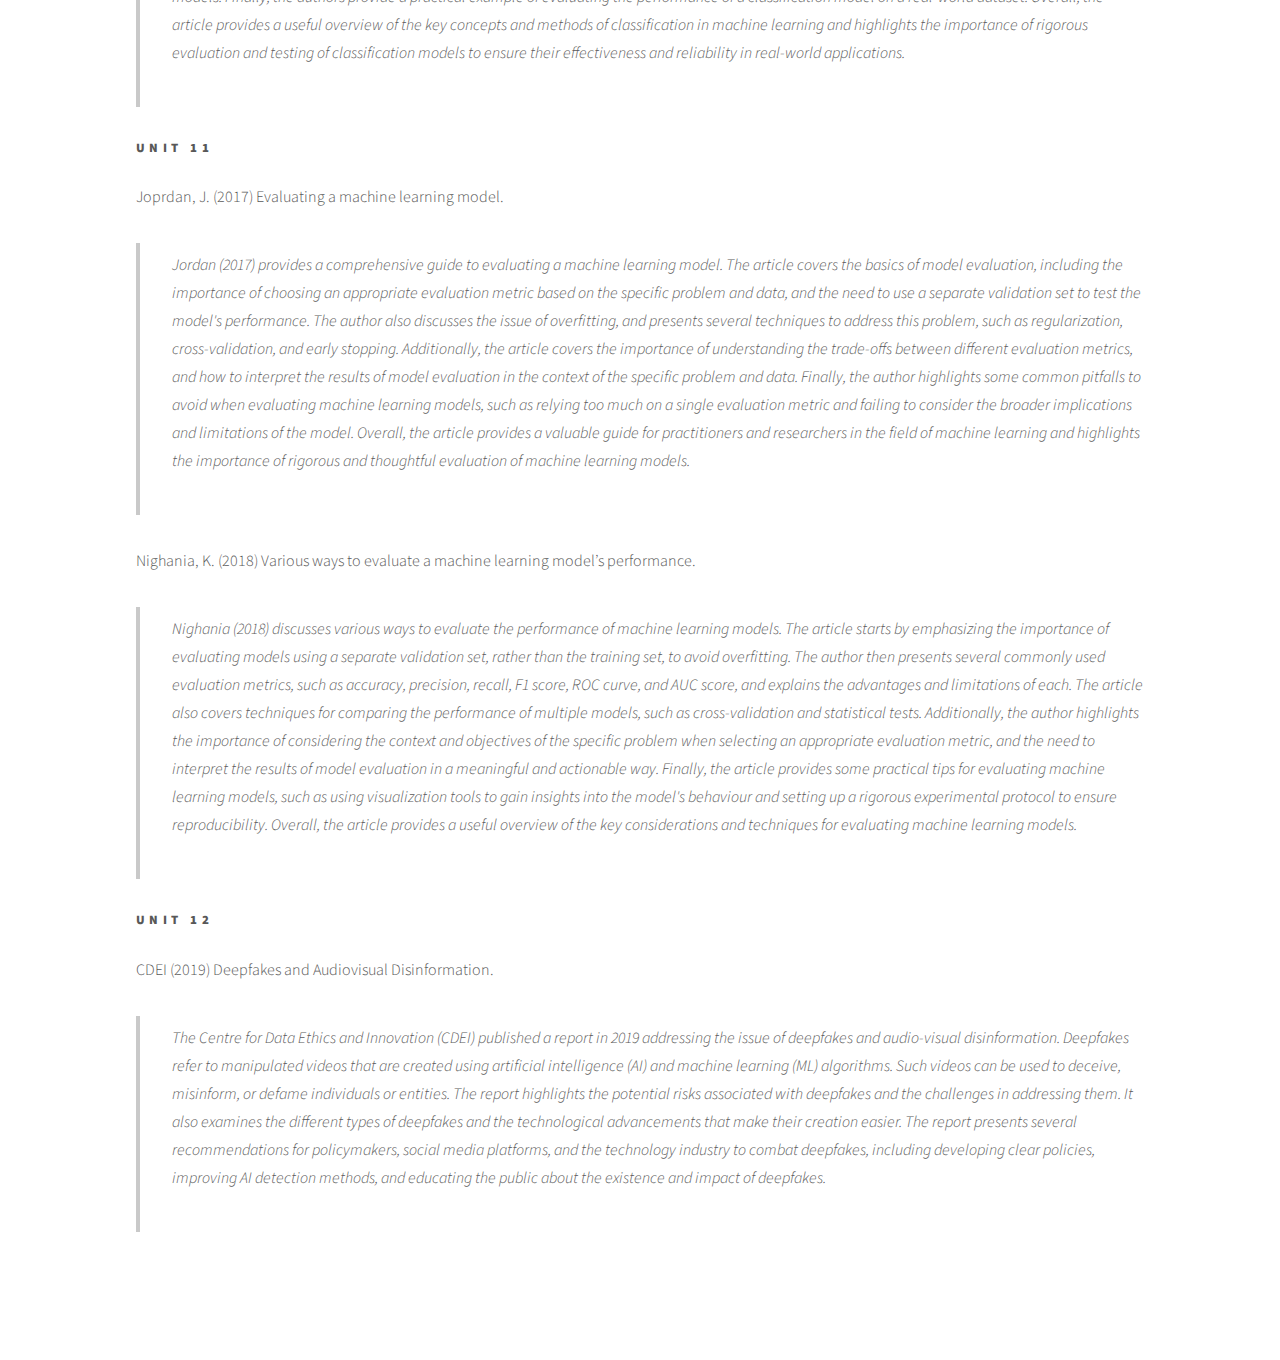
<file: 5Readings.html>
<!DOCTYPE HTML>
<html>
	<head>
		<title>Reading Summary</title>
		<meta charset="utf-8" />
		<meta name="viewport" content="width=device-width, initial-scale=1, user-scalable=no" />
		<link rel="stylesheet" href="assets/css/main.css" />
		<noscript><link rel="stylesheet" href="assets/css/noscript.css" /></noscript>
	</head>
	<body class="is-preload">
		<!-- Wrapper -->
			<div id="wrapper">

				<!-- Header -->
					<header id="header">
						<div class="inner">
							<!-- Nav -->
								<nav>
									<ul>
										<li><a href="#menu">Menu</a></li>
									</ul>
								</nav>

						</div>
					</header>

				<!-- Menu -->
				<nav id="menu">
					<h2>Menu</h2>
					<ul>
						<li><a href="index.html">Home</a></li>
						<li><a href="1Discussion.html">Collaborative Discussion</a></li>
						<li><a href="2Group_Work.html">Group Work</a></li>
						<li><a href="3Activities.html">E-Portfolio Activities</a></li>
						<li><a href="4Seminars.html">Seminars Pre-work</a></li>
						<li><a href="5Readings.html">Reading Summaries</a></li>
						<li><a href="ReflectiveEssay.html">Reflective Essay</a></li>
					</ul>
				</nav>

				<!-- Main -->
					<div id="main">
						<div class="inner">
							<h1>Reading Summary</h1>
							<h4>Unit 1</h4>
							
							<p>Crawford, S. L. (2006) Correlation and Regression. Circulation 114(9): 2083–2088. DOI: https://doi.org/10.1161/CIRCULATIONAHA.105.586495</p>
							<blockquote>Crawford (2006) introduces the concepts of correlation and regression in statistical analysis. Correlation is a measure of the strength and direction of the relationship between two variables, while regression analysis is a statistical method used to examine the relationship between a dependent variable and one or more independent variables. The author explains the different types of correlation and regression, including linear, curvilinear, and multiple regression, and provides examples of how these methods can be applied in medical research. The article also discusses the importance of understanding and interpreting correlation and regression coefficients, and how to assess the statistical significance of these relationships. Overall, the article provides a useful overview of correlation and regression analysis for readers who may be less familiar with these concepts.
							</blockquote>
							
							<p>Zhao, X. & Li, C. (2018) 'Deep Learning in Social Computing', In: Deng, L., Liu, Y. (eds) Deep Learning in Natural Language Processing. Singapore: Springer. 255-288. DOI: https://doi.org/10.1007/978-981-10-5209-5_9</p>
							<blockquote>Zhao and Li (2018) explore the applications of deep learning in social computing, which is a field that studies the intersection of social behaviour and computational systems. The authors provide an overview of deep learning techniques, including convolutional neural networks (CNNs), recurrent neural networks (RNNs), and deep belief networks (DBNs), and discuss how these methods can be used in social computing applications, such as sentiment analysis, opinion mining, and recommender systems. The article also discusses the challenges and limitations of deep learning in social computing, such as the need for large amounts of labelled data and the potential for bias and ethical concerns. Overall, the article provides a comprehensive overview of the potential and challenges of applying deep learning in social computing research.</blockquote>
							<p></p>

							<h4>Unit 7</h4>
							<p>Sharma, A. (2017) Understanding Activation Functions in Neural Networks. Available at: https://medium.com/the-theory-of-everything/understanding-activation-functions-in-neural-networks-9491262884e0 [Accessed on 01/04/2023]
							</p>
							<blockquote>Sharma (2017) provides an overview of activation functions in neural networks, which are mathematical functions that are applied to the output of a neuron to introduce non-linearity into the model. The author explains the role of activation functions in allowing neural networks to learn complex patterns and relationships in data, and describes several common types of activation functions, such as sigmoid, ReLU, and tanh. The article also discusses the advantages and disadvantages of different activation functions, and how to choose the appropriate one for a particular problem. Overall, the article provides a helpful introduction to the importance and use of activation functions in neural networks.
							</blockquote>
							
							<p>Vaio, A.D., Palladino, R., Hassan, R. & Escobar, O. (2020) Artificial intelligence and business models in the sustainable development goals perspective: A systematic literature review. Journal of Business Research 121: 283-314. DOI: https://doi.org/10.1016/j.jbusres.2020.08.019
							</p>
							<blockquote>Vaio et al. (2020) conducted a systematic literature review to explore the intersection of artificial intelligence (AI), business models, and sustainable development goals (SDGs). They found that AI can be leveraged to enable sustainable business models that promote the SDGs, such as reducing waste and greenhouse gas emissions. However, the authors also noted that AI can exacerbate existing inequalities and contribute to unethical business practices if not properly regulated. They suggest that policymakers and businesses should prioritize a human-centric approach to AI development and implementation, while also considering the potential impacts on the environment and society.
							</blockquote>
							<blockquote>The study conducted by Vaio et al. (2020) did not specifically focus on artificial neural networks (ANNs), but rather on the broader concept of artificial intelligence (AI). ANNs are a type of machine learning algorithm that is used in AI, but the authors did not delve into the technical details of different AI techniques or algorithms. Instead, they examined the role of AI more broadly in enabling sustainable business models that promote the SDGs. However, it is worth noting that ANNs can be used in various applications related to sustainability, such as predicting energy consumption or optimizing resource allocation, which can contribute to the achievement of the SDGs.
							</blockquote>
							<p></p>

							<h4>Unit 8</h4>
							<p>Mach, P. (2021) 10 Business Applications of Neural Network. </p>
							<blockquote>In "10 Business Applications of Neural Network", Mach (2021) provides an overview of the potential uses of neural networks in various business applications. The author describes ten different scenarios where neural networks can be used to solve business problems, such as predicting customer churn, optimizing supply chain management, and detecting fraud. Each scenario is accompanied by a description of the neural network model that could be used, as well as examples of real-world applications and benefits. The article also discusses the advantages and limitations of neural networks in business, such as the need for large amounts of data and computational power. Overall, the article serves as a useful resource for readers who are interested in the potential applications of neural networks in business settings. </p>
							</blockquote>
							<p>CDEI (2019) Snapshot Paper - AI and Personal Insurance. </p>
							<blockquote>The Centre for Data Ethics and Innovation (CDEI) released a Snapshot Paper in 2019 on the topic of AI and Personal Insurance. The paper provides an overview of how artificial intelligence (AI) is being used in the insurance industry to improve the accuracy and efficiency of risk assessment, underwriting, and claims management. The paper discusses the potential benefits of AI in insurance, such as better pricing and greater accessibility to insurance products, as well as the challenges and risks associated with the use of AI, such as the potential for bias and discrimination. The paper also highlights some of the ethical considerations and policy implications of AI in insurance, such as the need for transparency and accountability in decision-making, and the importance of ensuring that AI systems are used in ways that are fair and ethical. Overall, the Snapshot Paper provides a useful overview of the current state of AI in personal insurance and the key issues that need to be addressed to ensure that its use is responsible and beneficial. </p>
							</blockquote>
							<p>Hutson, M. (2021) Robo-writers: the rise and risks of language-generating AI. </p>
							<blockquote>In "Robo-writers: the rise and risks of language-generating AI", Hutson (2021) discusses the increasing use of language-generating AI in various fields, such as journalism, advertising, and social media. The article explores the potential benefits of this technology, such as the ability to produce content quickly and efficiently, as well as the risks and challenges associated with it. These include concerns about the quality and authenticity of the generated content, as well as the potential for misuse and abuse, such as the spread of disinformation and propaganda. The article also highlights some of the ethical and legal considerations that need to be addressed in the development and deployment of language-generating AI, such as issues of intellectual property and responsibility for the content produced by these systems. Overall, the article provides a thought-provoking analysis of the current state of language-generating AI and the complex ethical and societal issues that it raises. </p>
							</blockquote>
							<p>Castelvecchi, D. (2016) Can we open the black box of AI? </p>
							<blockquote> “Can we open the black box of AI?" by Castelvecchi (2016) is an article that discusses the "black box" problem in artificial intelligence (AI). The "black box" refers to the internal workings of AI algorithms that are often difficult to interpret or understand. The article explores the implications of this problem, such as the potential for bias and the difficulty of assessing the reliability and safety of AI systems. The article discusses various approaches to opening the black box of AI, such as using explainable AI techniques that provide a clearer understanding of how the system makes decisions and developing new tools and frameworks for auditing and testing AI systems. The article also highlights some of the challenges and limitations of these approaches, such as the trade-off between explainability and accuracy in AI systems, and the difficulty of developing standardized methods for evaluating AI systems. Overall, the article provides a thought-provoking analysis of the "black box" problem in AI and the ongoing efforts to address this important issue. </p>
							</blockquote>
							<p>Mayo, M. (2017) Explained: Updating Weights with Gradient Descent & Backpropagation. </p>
							<blockquote>In "Explained: Updating Weights with Gradient Descent & Backpropagation", Mayo (2017) provides an overview of the gradient descent algorithm and backpropagation, which are two key techniques used in training artificial neural networks. The article explains how the gradient descent algorithm is used to minimize the error in a neural network by adjusting the weights of the connections between the neurons. Backpropagation is then introduced as a method for efficiently calculating the gradient of the error function with respect to the weights. The article also discusses different variants of gradient descent, such as stochastic gradient descent and batch gradient descent, and how they can affect the speed and accuracy of training. Finally, the article provides a step-by-step explanation of how the gradient descent algorithm and backpropagation are used in practice to train a simple neural network. Overall, the article provides a clear and accessible introduction to these important concepts in neural network training.</p>
							</blockquote>
							<p></p>

							<h4>Unit 9</h4>
							<p>Wall, M. (2019) Biased and wrong? Facial recognition tech in the dock. </p>
							<blockquote>In "Biased and wrong? Facial recognition tech in the dock", Wall (2019) discusses the controversy surrounding the use of facial recognition technology by law enforcement agencies and the potential for bias and error in the system. The article highlights the lack of transparency and oversight in the development and deployment of facial recognition technology, as well as the limited testing and evaluation of the accuracy and reliability of the technology. The article also discusses some of the ethical and legal issues associated with the use of facial recognition technology, such as privacy concerns and the potential for discrimination and abuse. The article concludes by calling for greater regulation and transparency in the development and use of facial recognition technology to ensure that it is used in a fair and responsible manner. Overall, the article provides a critical analysis of the potential risks and challenges associated with the use of facial recognition technology and the need for greater accountability and oversight in its development and deployment. </p>
							</blockquote>
							<p>Parisi, L., Neagu, D., Ma, R. & Campean, F. (2022) Quantum ReLU activation for Convolutional Neural Networks to improve diagnosis of Parkinson’s disease and COVID-19. Elsevier Ltd. DOI: 10.1016/j.eswa.2021.115892</p>
							<blockquote>In "Quantum ReLU activation for Convolutional Neural Networks to improve diagnosis of Parkinson's disease and COVID-19", Parisi et al. (2022) propose the use of quantum ReLU activation for convolutional neural networks to improve the accuracy of diagnosing Parkinson's disease and COVID-19. The article describes how the quantum ReLU activation function can be used to improve the performance of the convolutional neural network by reducing the effect of vanishing gradients and improving the accuracy of the model. The authors also discuss how the proposed method can be applied to medical diagnosis, particularly for the detection of Parkinson's disease and COVID-19, which can be challenging due to the complex and variable nature of the symptoms. The article provides experimental results that demonstrate the effectiveness of the proposed method in improving the accuracy of diagnosis for these diseases. Overall, the article highlights the potential of quantum ReLU activation for improving the performance of convolutional neural networks in medical diagnosis, particularly for complex and challenging conditions such as Parkinson's disease and COVID-19.</p>
							</blockquote>
							<p></p>

							<h4>Unit 10</h4>
							<p> Wang, J., Turko, R., Shaikh, O., Park, H., Das, N., Hohman, F., Kahng, M. & Chau, P. (2021) CNN Explainer: Learn Convolutional Neural Network (CNN) in your browser. </p>
							<blockquote>In "CNN Explainer: Learn Convolutional Neural Network (CNN) in your browser", Wang et al. (2021) present a web-based tool for visualizing and understanding the workings of convolutional neural networks (CNNs). The article describes how the tool, called CNN Explainer, allows users to interact with and explore the various layers and operations of a CNN, providing an intuitive and accessible way to learn about the inner workings of these complex models. The authors discuss the design and development of the tool, highlighting its features and functionality, and provide examples of how it can be used to gain insight into the behavior of different types of CNNs. The article concludes by emphasizing the potential of CNN Explainer for enhancing the transparency and interpretability of CNNs and for promoting greater understanding and engagement with this important technology. Overall, the article presents an innovative and useful tool for visualizing and understanding CNNs, which has the potential to improve the accessibility and effectiveness of machine learning education and research. </p>
							</blockquote>
							<p>Novaković, J.Dj., Veljović, A., Ilić, S.S., Papić, Z. & Milica, T. (2017) Evaluation of Classification Models in Machine Learning. Theory and Applications of Mathematics & Computer Science 7(1): 39-46. </p>
							<blockquote>Novaković et al. (2017) present an overview of classification models in machine learning and discuss the importance of evaluating their performance. The article outlines the basic concepts and methods of classification, including decision trees, k-nearest neighbours, and support vector machines. The authors then discuss the metrics commonly used to evaluate classification models, such as accuracy, precision, recall, and F1-score, and highlight their strengths and limitations. The article also covers the issue of overfitting and the importance of cross-validation in evaluating the performance of classification models. Finally, the authors provide a practical example of evaluating the performance of a classification model on a real-world dataset. Overall, the article provides a useful overview of the key concepts and methods of classification in machine learning and highlights the importance of rigorous evaluation and testing of classification models to ensure their effectiveness and reliability in real-world applications. </p>
							</blockquote>
							<p></p>

							<h4>Unit 11</h4>
							<p>Joprdan, J. (2017) Evaluating a machine learning model. </p>
							<blockquote>Jordan (2017) provides a comprehensive guide to evaluating a machine learning model. The article covers the basics of model evaluation, including the importance of choosing an appropriate evaluation metric based on the specific problem and data, and the need to use a separate validation set to test the model's performance. The author also discusses the issue of overfitting, and presents several techniques to address this problem, such as regularization, cross-validation, and early stopping. Additionally, the article covers the importance of understanding the trade-offs between different evaluation metrics, and how to interpret the results of model evaluation in the context of the specific problem and data. Finally, the author highlights some common pitfalls to avoid when evaluating machine learning models, such as relying too much on a single evaluation metric and failing to consider the broader implications and limitations of the model. Overall, the article provides a valuable guide for practitioners and researchers in the field of machine learning and highlights the importance of rigorous and thoughtful evaluation of machine learning models. </p>
							</blockquote>
							<p>Nighania, K. (2018) Various ways to evaluate a machine learning model’s performance. </p>
							<blockquote>Nighania (2018) discusses various ways to evaluate the performance of machine learning models. The article starts by emphasizing the importance of evaluating models using a separate validation set, rather than the training set, to avoid overfitting. The author then presents several commonly used evaluation metrics, such as accuracy, precision, recall, F1 score, ROC curve, and AUC score, and explains the advantages and limitations of each. The article also covers techniques for comparing the performance of multiple models, such as cross-validation and statistical tests. Additionally, the author highlights the importance of considering the context and objectives of the specific problem when selecting an appropriate evaluation metric, and the need to interpret the results of model evaluation in a meaningful and actionable way. Finally, the article provides some practical tips for evaluating machine learning models, such as using visualization tools to gain insights into the model's behaviour and setting up a rigorous experimental protocol to ensure reproducibility. Overall, the article provides a useful overview of the key considerations and techniques for evaluating machine learning models. </p>
							</blockquote>
							<p></p>

							<h4>Unit 12</h4>
							<p> CDEI (2019) Deepfakes and Audiovisual Disinformation.</p>
							<blockquote>The Centre for Data Ethics and Innovation (CDEI) published a report in 2019 addressing the issue of deepfakes and audio-visual disinformation. Deepfakes refer to manipulated videos that are created using artificial intelligence (AI) and machine learning (ML) algorithms. Such videos can be used to deceive, misinform, or defame individuals or entities. The report highlights the potential risks associated with deepfakes and the challenges in addressing them. It also examines the different types of deepfakes and the technological advancements that make their creation easier. The report presents several recommendations for policymakers, social media platforms, and the technology industry to combat deepfakes, including developing clear policies, improving AI detection methods, and educating the public about the existence and impact of deepfakes. </p>
							</blockquote>

						</div>
					</div>

			</div>

		<!-- Scripts -->
			<script src="assets/js/jquery.min.js"></script>
			<script src="assets/js/browser.min.js"></script>
			<script src="assets/js/breakpoints.min.js"></script>
			<script src="assets/js/util.js"></script>
			<script src="assets/js/main.js"></script>
<!--
	Phantom by HTML5 UP
	html5up.net | @ajlkn
	Free for personal and commercial use under the CCA 3.0 license (html5up.net/license)
-->
	</body>
</html>
</file>
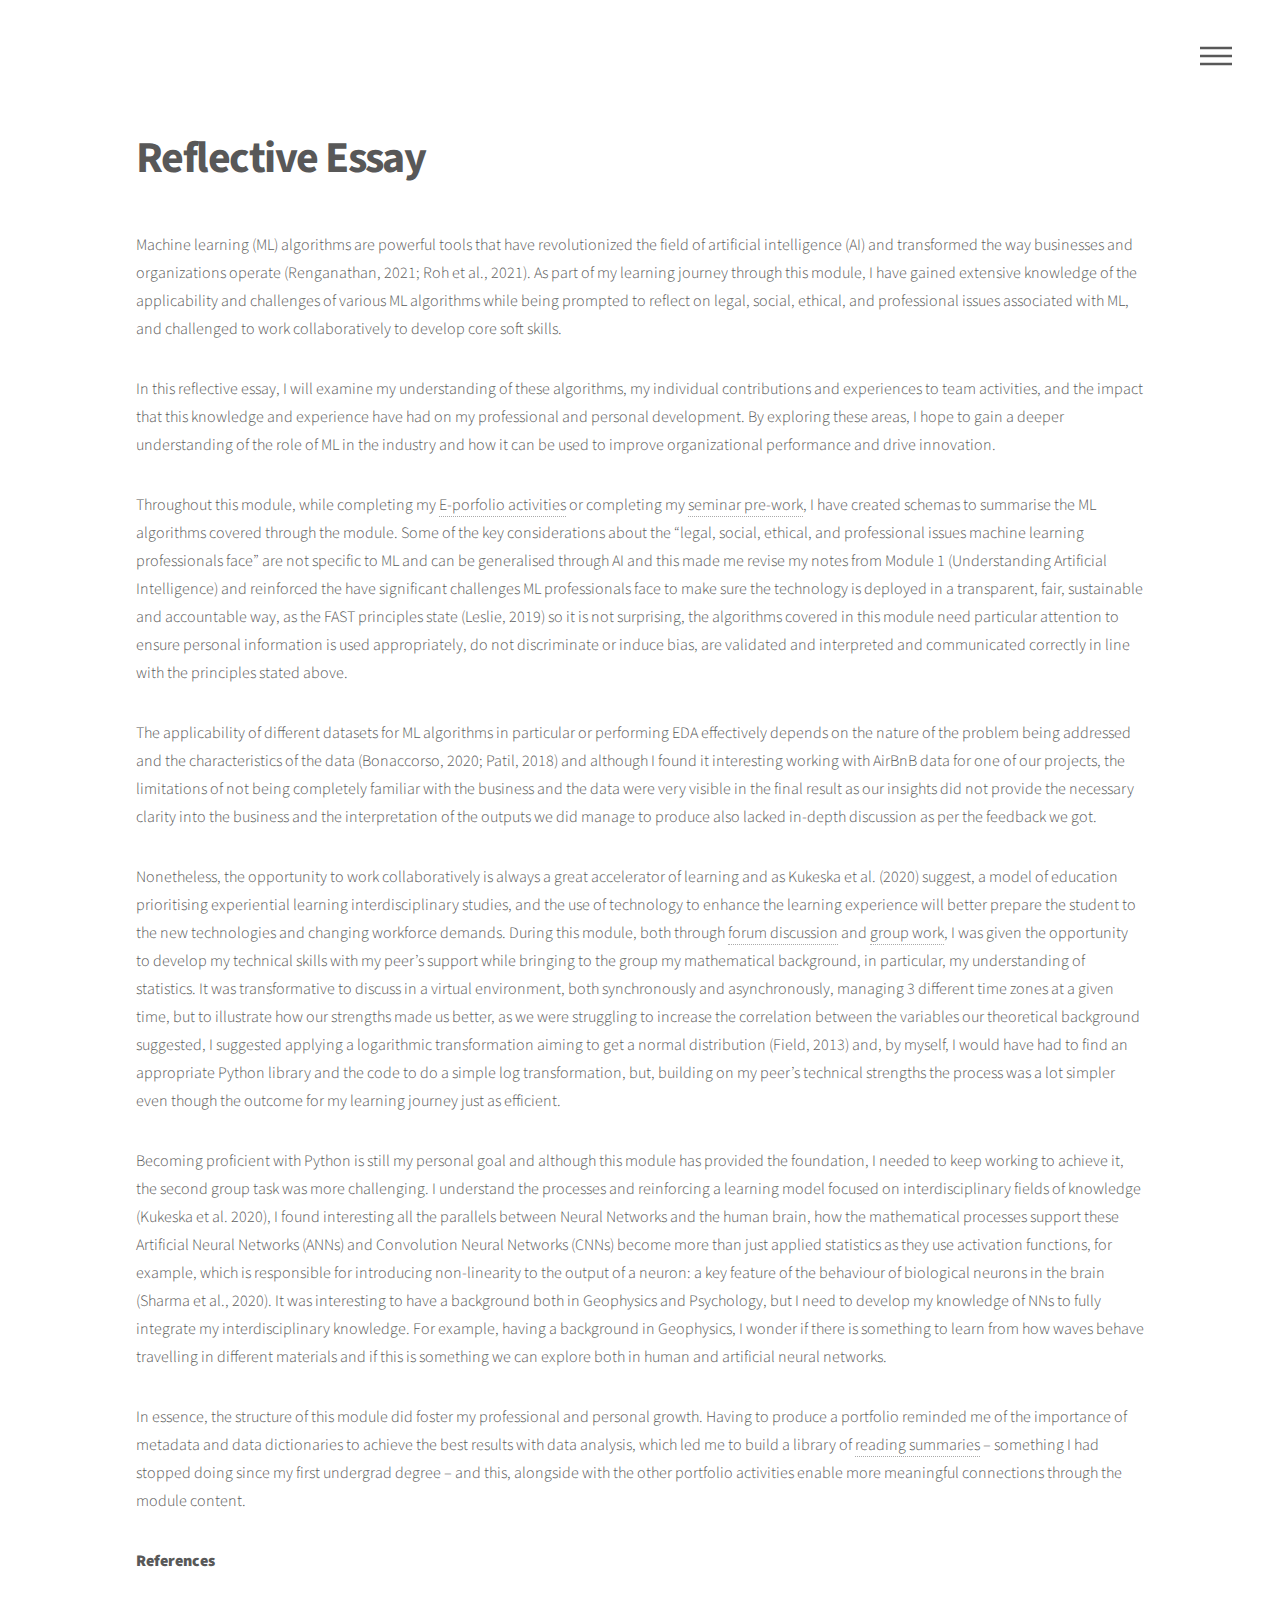
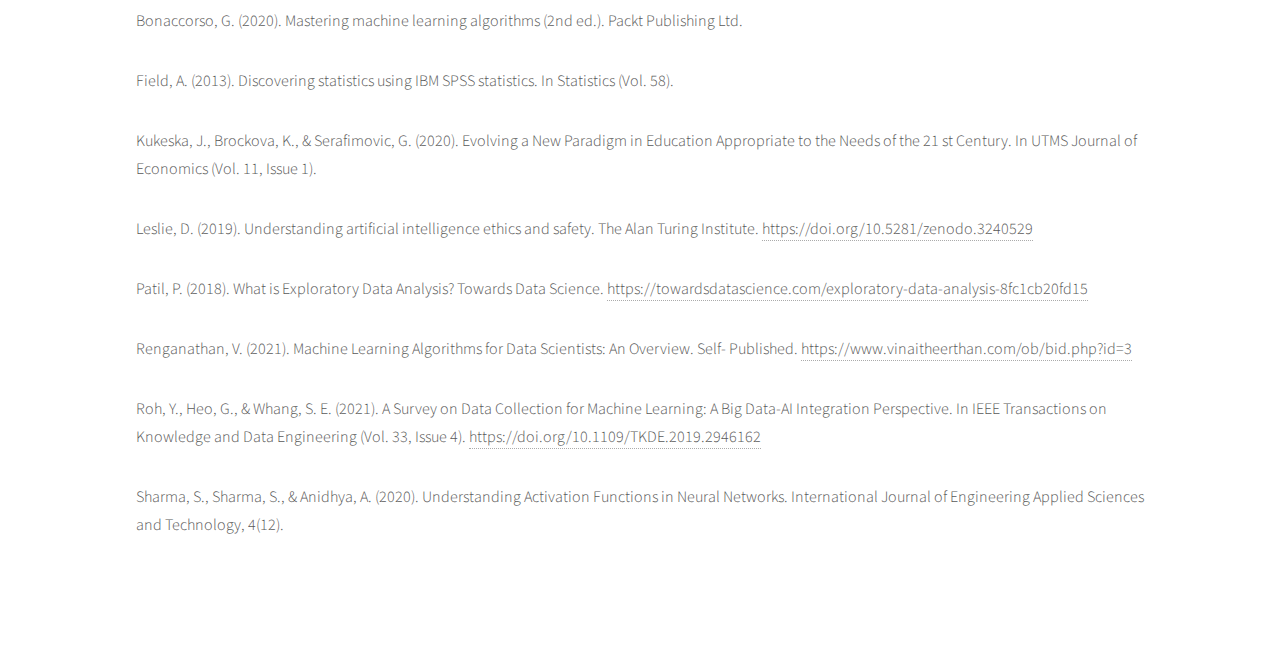
<file: ReflectiveEssay.html>
<!DOCTYPE HTML>
<html>
	<head>
		<title>Reflective Essay</title>
		<meta charset="utf-8" />
		<meta name="viewport" content="width=device-width, initial-scale=1, user-scalable=no" />
		<link rel="stylesheet" href="assets/css/main.css" />
		<noscript><link rel="stylesheet" href="assets/css/noscript.css" /></noscript>
	</head>
	<body class="is-preload">
		<!-- Wrapper -->
			<div id="wrapper">

				<!-- Header -->
					<header id="header">
						<div class="inner">
							<!-- Nav -->
								<nav>
									<ul>
										<li><a href="#menu">Menu</a></li>
									</ul>
								</nav>

						</div>
					</header>

				<!-- Menu -->
				<nav id="menu">
					<h2>Menu</h2>
					<ul>
						<li><a href="index.html">Home</a></li>
						<li><a href="1Discussion.html">Collaborative Discussion</a></li>
						<li><a href="2Group_Work.html">Group Work</a></li>
						<li><a href="3Activities.html">E-Portfolio Activities</a></li>
						<li><a href="4Seminars.html">Seminars Pre-work</a></li>
						<li><a href="5Readings.html">Reading Summaries</a></li>
						<li><a href="ReflectiveEssay.html">Reflective Essay</a></li>
					</ul>
				</nav>

				<!-- Main -->
					<div id="main">
						<div class="inner">
							<h1>Reflective Essay</h1>
							<p>Machine learning (ML) algorithms are powerful tools that have revolutionized the field of artificial intelligence (AI) and transformed the way businesses and organizations operate (Renganathan, 2021; Roh et al., 2021). As part of my learning journey through this module, I have gained extensive knowledge of the applicability and challenges of various ML algorithms while being prompted to reflect on legal, social, ethical, and professional issues associated with ML, and challenged to work collaboratively to develop core soft skills. </p>
							<p>In this reflective essay, I will examine my understanding of these algorithms, my individual contributions and experiences to team activities, and the impact that this knowledge and experience have had on my professional and personal development. By exploring these areas, I hope to gain a deeper understanding of the role of ML in the industry and how it can be used to improve organizational performance and drive innovation.</p>
							<p>Throughout this module, while completing my <a href=3Activities.html>E-porfolio activities</a> or completing my <a href="4Seminars.html">seminar pre-work</a>, I have created schemas to summarise the ML algorithms covered through the module. Some of the key considerations about the “legal, social, ethical, and professional issues machine learning professionals face” are not specific to ML and can be generalised through AI and this made me revise my notes from Module 1 (Understanding Artificial Intelligence) and reinforced the have significant challenges ML professionals face to make sure the technology is deployed in a transparent, fair, sustainable and accountable way, as the FAST principles state (Leslie, 2019) so it is not surprising, the algorithms covered in this module need particular attention to ensure personal information is used appropriately, do not discriminate or induce bias, are validated and interpreted and communicated correctly in line with the principles stated above.</p>
							<p>The applicability of different datasets for ML algorithms in particular or performing EDA effectively depends on the nature of the problem being addressed and the characteristics of the data (Bonaccorso, 2020; Patil, 2018) and although I found it interesting working with AirBnB data for one of our projects, the limitations of not being completely familiar with the business and the data were very visible in the final result as our insights did not provide the necessary clarity into the business and the interpretation of the outputs we did manage to produce also lacked in-depth discussion as per the feedback we got.</p>
							<p>Nonetheless, the opportunity to work collaboratively is always a great accelerator of learning and as Kukeska et al. (2020) suggest, a model of education prioritising experiential learning interdisciplinary studies, and the use of technology to enhance the learning experience will better prepare the student to the new technologies and changing workforce demands. During this module, both through <a href="1Discussion.html">forum discussion</a> and <a href="2Group_Work.html">group work</a>, I was given the opportunity to develop my technical skills with my peer’s support while bringing to the group my mathematical background, in particular, my understanding of statistics. It was transformative to discuss in a virtual environment, both synchronously and asynchronously, managing 3 different time zones at a given time, but to illustrate how our strengths made us better, as we were struggling to increase the correlation between the variables our theoretical background suggested, I suggested applying a logarithmic transformation aiming to get a normal distribution (Field, 2013) and, by myself, I would have had to find an appropriate Python library and the code to do a simple log transformation, but, building on my peer’s technical strengths the process was a lot simpler even though the outcome for my learning journey just as efficient. </p>
							<p>Becoming proficient with Python is still my personal goal and although this module has provided the foundation, I needed to keep working to achieve it, the second group task was more challenging. I understand the processes and reinforcing a learning model focused on interdisciplinary fields of knowledge (Kukeska et al. 2020), I found interesting all the parallels between Neural Networks and the human brain, how the mathematical processes support these Artificial Neural Networks (ANNs) and Convolution Neural Networks (CNNs) become more than just applied statistics as they use activation functions, for example, which is responsible for introducing non-linearity to the output of a neuron: a key feature of the behaviour of biological neurons in the brain (Sharma et al., 2020). It was interesting to have a background both in Geophysics and Psychology, but I need to develop my knowledge of NNs to fully integrate my interdisciplinary knowledge. For example, having a background in Geophysics, I wonder if there is something to learn from how waves behave travelling in different materials and if this is something we can explore both in human and artificial neural networks.</p>
							<p>In essence, the structure of this module did foster my professional and personal growth. Having to produce a portfolio reminded me of the importance of metadata and data dictionaries to achieve the best results with data analysis, which led me to build a library of <a href="5Readings.html"> reading summaries</a> – something I had stopped doing since my first undergrad degree – and this, alongside with the other portfolio activities enable more meaningful connections through the module content. </p>
							<p><b>References</b></p>
							<p>Bonaccorso, G. (2020). Mastering machine learning algorithms (2nd ed.). Packt Publishing Ltd. </p>
							<p>Field, A. (2013). Discovering statistics using IBM SPSS statistics. In Statistics (Vol. 58).</p>
							<p>Kukeska, J., Brockova, K., & Serafimovic, G. (2020). Evolving a New Paradigm in Education Appropriate to the Needs of the 21 st Century. In UTMS Journal of Economics (Vol. 11, Issue 1).</p>
							<p>Leslie, D. (2019). Understanding artificial intelligence ethics and safety. The Alan Turing Institute. <a href="https://doi.org/10.5281/zenodo.3240529"> https://doi.org/10.5281/zenodo.3240529</a></p>
							<p>Patil, P. (2018). What is Exploratory Data Analysis? Towards Data Science. <a href="https://towardsdatascience.com/exploratory-data-analysis-8fc1cb20fd15">https://towardsdatascience.com/exploratory-data-analysis-8fc1cb20fd15</a></p>
							<p>Renganathan, V. (2021). Machine Learning Algorithms for Data Scientists: An Overview. Self- Published. <a href="https://www.vinaitheerthan.com/ob/bid.php?id=3">https://www.vinaitheerthan.com/ob/bid.php?id=3</a></p>
							<p>Roh, Y., Heo, G., & Whang, S. E. (2021). A Survey on Data Collection for Machine Learning: A Big Data-AI Integration Perspective. In IEEE Transactions on Knowledge and Data Engineering (Vol. 33, Issue 4). <a href="https://doi.org/10.1109/TKDE.2019.2946162">https://doi.org/10.1109/TKDE.2019.2946162</a></p>
							<p>Sharma, S., Sharma, S., & Anidhya, A. (2020). Understanding Activation Functions in Neural Networks. International Journal of Engineering Applied Sciences and Technology, 4(12).</p>
							
						</div>
					</div>
		<!-- Scripts -->
			<script src="assets/js/jquery.min.js"></script>
			<script src="assets/js/browser.min.js"></script>
			<script src="assets/js/breakpoints.min.js"></script>
			<script src="assets/js/util.js"></script>
			<script src="assets/js/main.js"></script>
<!--
	Phantom by HTML5 UP
	html5up.net | @ajlkn
	Free for personal and commercial use under the CCA 3.0 license (html5up.net/license)
-->
	</body>
</html>
</file>
<file: assets/css/noscript.css>
/*
	Phantom by HTML5 UP
	html5up.net | @ajlkn
	Free for personal and commercial use under the CCA 3.0 license (html5up.net/license)
*/

/* Tiles */

	body.is-preload .tiles article {
		-moz-transform: none;
		-webkit-transform: none;
		-ms-transform: none;
		transform: none;
		opacity: 1;
	}
</file>
<file: assets/css/main.css>
@import url(fontawesome-all.min.css);
@import url("https://fonts.googleapis.com/css?family=Source+Sans+Pro:300,700,900");

/*
	Phantom by HTML5 UP
	html5up.net | @ajlkn
	Free for personal and commercial use under the CCA 3.0 license (html5up.net/license)
*/

html, body, div, span, applet, object,
iframe, h1, h2, h3, h4, h5, h6, p, blockquote,
pre, a, abbr, acronym, address, big, cite,
code, del, dfn, em, img, ins, kbd, q, s, samp,
small, strike, strong, sub, sup, tt, var, b,
u, i, center, dl, dt, dd, ol, ul, li, fieldset,
form, label, legend, table, caption, tbody,
tfoot, thead, tr, th, td, article, aside,
canvas, details, embed, figure, figcaption,
footer, header, hgroup, menu, nav, output, ruby,
section, summary, time, mark, audio, video {
	margin: 0;
	padding: 0;
	border: 0;
	font-size: 100%;
	font: inherit;
	vertical-align: baseline;}

article, aside, details, figcaption, figure,
footer, header, hgroup, menu, nav, section {
	display: block;}

body {
	line-height: 1;
}

ol, ul {
	list-style: none;
}

blockquote, q {
	quotes: none;
}

	blockquote:before, blockquote:after, q:before, q:after {
		content: '';
		content: none;
	}

table {
	border-collapse: collapse;
	border-spacing: 0;
}

body {
	-webkit-text-size-adjust: none;
}

mark {
	background-color: transparent;
	color: inherit;
}

input::-moz-focus-inner {
	border: 0;
	padding: 0;
}

input, select, textarea {
	-moz-appearance: none;
	-webkit-appearance: none;
	-ms-appearance: none;
	appearance: none;
}

/* Basic */

	@-ms-viewport {
		width: device-width;
	}

	body {
		-ms-overflow-style: scrollbar;
	}

	@media screen and (max-width: 480px) {

		html, body {
			min-width: 320px;
		}

	}

	html {
		box-sizing: border-box;
	}

	*, *:before, *:after {
		box-sizing: inherit;
	}

	body {
		background: #ffffff;
	}

		body.is-preload *, body.is-preload *:before, body.is-preload *:after {
			-moz-animation: none !important;
			-webkit-animation: none !important;
			-ms-animation: none !important;
			animation: none !important;
			-moz-transition: none !important;
			-webkit-transition: none !important;
			-ms-transition: none !important;
			transition: none !important;
		}

/* Type */

	body, input, select, textarea {
		color: #585858;
		font-family: "Source Sans Pro", Helvetica, sans-serif;
		font-size: 16pt;
		font-weight: 300;
		line-height: 1.75;
	}

		@media screen and (max-width: 1680px) {

			body, input, select, textarea {
				font-size: 14pt;
			}

		}

		@media screen and (max-width: 1280px) {

			body, input, select, textarea {
				font-size: 12pt;
			}

		}

	a {
		-moz-transition: border-bottom-color 0.2s ease, color 0.2s ease;
		-webkit-transition: border-bottom-color 0.2s ease, color 0.2s ease;
		-ms-transition: border-bottom-color 0.2s ease, color 0.2s ease;
		transition: border-bottom-color 0.2s ease, color 0.2s ease;
		text-decoration: none;
		color: #585858;
		border-bottom: dotted 1px rgba(88, 88, 88, 0.5);
	}

		a:hover {
			border-bottom-color: transparent;
			color: #f2849e !important;
		}

	strong, b {
		font-weight: 900;
	}

	em, i {
		font-style: italic;
	}

	p {
		margin: 0 0 2em 0;
	}

	h1 {
		font-size: 2.75em;
		font-weight: 700;
		line-height: 1.3;
		margin: 0 0 1em 0;
		letter-spacing: -0.035em;
	}

		h1 a {
			color: inherit;
		}

		@media screen and (max-width: 736px) {

			h1 {
				font-size: 2em;
				margin: 0 0 1em 0;
			}

		}

		@media screen and (max-width: 360px) {

			h1 {
				font-size: 1.75em;
			}

		}

	h2, h3, h4, h5, h6 {
		font-weight: 900;
		line-height: 1.5;
		margin: 0 0 2em 0;
		text-transform: uppercase;
		letter-spacing: 0.35em;
	}

		h2 a, h3 a, h4 a, h5 a, h6 a {
			color: inherit;
		}

	h2 {
		font-size: 1.1em;
	}

	h3 {
		font-size: 1em;
	}

	h4 {
		font-size: 0.8em;
	}

	h5 {
		font-size: 0.8em;
	}

	h6 {
		font-size: 0.8em;
	}

	@media screen and (max-width: 980px) {

		h1 br, h2 br, h3 br, h4 br, h5 br, h6 br {
			display: none;
		}

	}

	@media screen and (max-width: 736px) {

		h2 {
			font-size: 1em;
		}

		h3 {
			font-size: 0.8em;
		}

	}

	sub {
		font-size: 0.8em;
		position: relative;
		top: 0.5em;
	}

	sup {
		font-size: 0.8em;
		position: relative;
		top: -0.5em;
	}

	blockquote {
		border-left: solid 4px #c9c9c9;
		font-style: italic;
		margin: 0 0 2em 0;
		padding: 0.5em 0 0.5em 2em;
	}

	code {
		background: rgba(144, 144, 144, 0.075);
		border-radius: 4px;
		border: solid 1px #c9c9c9;
		font-family: "Courier New", monospace;
		font-size: 0.9em;
		margin: 0 0.25em;
		padding: 0.25em 0.65em;
	}

	pre {
		-webkit-overflow-scrolling: touch;
		font-family: "Courier New", monospace;
		font-size: 0.9em;
		margin: 0 0 2em 0;
	}

		pre code {
			display: block;
			line-height: 1.75;
			padding: 1em 1.5em;
			overflow-x: auto;
		}

	hr {
		border: 0;
		border-bottom: solid 1px #c9c9c9;
		margin: 2em 0;
	}

		hr.major {
			margin: 3em 0;
		}

	.align-left {
		text-align: left;
	}

	.align-center {
		text-align: center;
	}

	.align-right {
		text-align: right;
	}

/* Row */

	.row {
		display: flex;
		flex-wrap: wrap;
		box-sizing: border-box;
		align-items: stretch;
	}

		.row > * {
			box-sizing: border-box;
		}

		.row.gtr-uniform > * > :last-child {
			margin-bottom: 0;
		}

		.row.aln-left {
			justify-content: flex-start;
		}

		.row.aln-center {
			justify-content: center;
		}

		.row.aln-right {
			justify-content: flex-end;
		}

		.row.aln-top {
			align-items: flex-start;
		}

		.row.aln-middle {
			align-items: center;
		}

		.row.aln-bottom {
			align-items: flex-end;
		}

		.row > .imp {
			order: -1;
		}

		.row > .col-1 {
			width: 8.33333%;
		}

		.row > .off-1 {
			margin-left: 8.33333%;
		}

		.row > .col-2 {
			width: 16.66667%;
		}

		.row > .off-2 {
			margin-left: 16.66667%;
		}

		.row > .col-3 {
			width: 25%;
		}

		.row > .off-3 {
			margin-left: 25%;
		}

		.row > .col-4 {
			width: 33.33333%;
		}

		.row > .off-4 {
			margin-left: 33.33333%;
		}

		.row > .col-5 {
			width: 41.66667%;
		}

		.row > .off-5 {
			margin-left: 41.66667%;
		}

		.row > .col-6 {
			width: 50%;
		}

		.row > .off-6 {
			margin-left: 50%;
		}

		.row > .col-7 {
			width: 58.33333%;
		}

		.row > .off-7 {
			margin-left: 58.33333%;
		}

		.row > .col-8 {
			width: 66.66667%;
		}

		.row > .off-8 {
			margin-left: 66.66667%;
		}

		.row > .col-9 {
			width: 75%;
		}

		.row > .off-9 {
			margin-left: 75%;
		}

		.row > .col-10 {
			width: 83.33333%;
		}

		.row > .off-10 {
			margin-left: 83.33333%;
		}

		.row > .col-11 {
			width: 91.66667%;
		}

		.row > .off-11 {
			margin-left: 91.66667%;
		}

		.row > .col-12 {
			width: 100%;
		}

		.row > .off-12 {
			margin-left: 100%;
		}

		.row.gtr-0 {
			margin-top: 0;
			margin-left: 0em;
		}

			.row.gtr-0 > * {
				padding: 0 0 0 0em;
			}

			.row.gtr-0.gtr-uniform {
				margin-top: 0em;
			}

				.row.gtr-0.gtr-uniform > * {
					padding-top: 0em;
				}

		.row.gtr-25 {
			margin-top: 0;
			margin-left: -0.5em;
		}

			.row.gtr-25 > * {
				padding: 0 0 0 0.5em;
			}

			.row.gtr-25.gtr-uniform {
				margin-top: -0.5em;
			}

				.row.gtr-25.gtr-uniform > * {
					padding-top: 0.5em;
				}

		.row.gtr-50 {
			margin-top: 0;
			margin-left: -1em;
		}

			.row.gtr-50 > * {
				padding: 0 0 0 1em;
			}

			.row.gtr-50.gtr-uniform {
				margin-top: -1em;
			}

				.row.gtr-50.gtr-uniform > * {
					padding-top: 1em;
				}

		.row {
			margin-top: 0;
			margin-left: -2em;
		}

			.row > * {
				padding: 0 0 0 2em;
			}

			.row.gtr-uniform {
				margin-top: -2em;
			}

				.row.gtr-uniform > * {
					padding-top: 2em;
				}

		.row.gtr-150 {
			margin-top: 0;
			margin-left: -3em;
		}

			.row.gtr-150 > * {
				padding: 0 0 0 3em;
			}

			.row.gtr-150.gtr-uniform {
				margin-top: -3em;
			}

				.row.gtr-150.gtr-uniform > * {
					padding-top: 3em;
				}

		.row.gtr-200 {
			margin-top: 0;
			margin-left: -4em;
		}

			.row.gtr-200 > * {
				padding: 0 0 0 4em;
			}

			.row.gtr-200.gtr-uniform {
				margin-top: -4em;
			}

				.row.gtr-200.gtr-uniform > * {
					padding-top: 4em;
				}

		@media screen and (max-width: 1680px) {

			.row {
				display: flex;
				flex-wrap: wrap;
				box-sizing: border-box;
				align-items: stretch;
			}

				.row > * {
					box-sizing: border-box;
				}

				.row.gtr-uniform > * > :last-child {
					margin-bottom: 0;
				}

				.row.aln-left {
					justify-content: flex-start;
				}

				.row.aln-center {
					justify-content: center;
				}

				.row.aln-right {
					justify-content: flex-end;
				}

				.row.aln-top {
					align-items: flex-start;
				}

				.row.aln-middle {
					align-items: center;
				}

				.row.aln-bottom {
					align-items: flex-end;
				}

				.row > .imp-xlarge {
					order: -1;
				}

				.row > .col-1-xlarge {
					width: 8.33333%;
				}

				.row > .off-1-xlarge {
					margin-left: 8.33333%;
				}

				.row > .col-2-xlarge {
					width: 16.66667%;
				}

				.row > .off-2-xlarge {
					margin-left: 16.66667%;
				}

				.row > .col-3-xlarge {
					width: 25%;
				}

				.row > .off-3-xlarge {
					margin-left: 25%;
				}

				.row > .col-4-xlarge {
					width: 33.33333%;
				}

				.row > .off-4-xlarge {
					margin-left: 33.33333%;
				}

				.row > .col-5-xlarge {
					width: 41.66667%;
				}

				.row > .off-5-xlarge {
					margin-left: 41.66667%;
				}

				.row > .col-6-xlarge {
					width: 50%;
				}

				.row > .off-6-xlarge {
					margin-left: 50%;
				}

				.row > .col-7-xlarge {
					width: 58.33333%;
				}

				.row > .off-7-xlarge {
					margin-left: 58.33333%;
				}

				.row > .col-8-xlarge {
					width: 66.66667%;
				}

				.row > .off-8-xlarge {
					margin-left: 66.66667%;
				}

				.row > .col-9-xlarge {
					width: 75%;
				}

				.row > .off-9-xlarge {
					margin-left: 75%;
				}

				.row > .col-10-xlarge {
					width: 83.33333%;
				}

				.row > .off-10-xlarge {
					margin-left: 83.33333%;
				}

				.row > .col-11-xlarge {
					width: 91.66667%;
				}

				.row > .off-11-xlarge {
					margin-left: 91.66667%;
				}

				.row > .col-12-xlarge {
					width: 100%;
				}

				.row > .off-12-xlarge {
					margin-left: 100%;
				}

				.row.gtr-0 {
					margin-top: 0;
					margin-left: 0em;
				}

					.row.gtr-0 > * {
						padding: 0 0 0 0em;
					}

					.row.gtr-0.gtr-uniform {
						margin-top: 0em;
					}

						.row.gtr-0.gtr-uniform > * {
							padding-top: 0em;
						}

				.row.gtr-25 {
					margin-top: 0;
					margin-left: -0.5em;
				}

					.row.gtr-25 > * {
						padding: 0 0 0 0.5em;
					}

					.row.gtr-25.gtr-uniform {
						margin-top: -0.5em;
					}

						.row.gtr-25.gtr-uniform > * {
							padding-top: 0.5em;
						}

				.row.gtr-50 {
					margin-top: 0;
					margin-left: -1em;
				}

					.row.gtr-50 > * {
						padding: 0 0 0 1em;
					}

					.row.gtr-50.gtr-uniform {
						margin-top: -1em;
					}

						.row.gtr-50.gtr-uniform > * {
							padding-top: 1em;
						}

				.row {
					margin-top: 0;
					margin-left: -2em;
				}

					.row > * {
						padding: 0 0 0 2em;
					}

					.row.gtr-uniform {
						margin-top: -2em;
					}

						.row.gtr-uniform > * {
							padding-top: 2em;
						}

				.row.gtr-150 {
					margin-top: 0;
					margin-left: -3em;
				}

					.row.gtr-150 > * {
						padding: 0 0 0 3em;
					}

					.row.gtr-150.gtr-uniform {
						margin-top: -3em;
					}

						.row.gtr-150.gtr-uniform > * {
							padding-top: 3em;
						}

				.row.gtr-200 {
					margin-top: 0;
					margin-left: -4em;
				}

					.row.gtr-200 > * {
						padding: 0 0 0 4em;
					}

					.row.gtr-200.gtr-uniform {
						margin-top: -4em;
					}

						.row.gtr-200.gtr-uniform > * {
							padding-top: 4em;
						}

		}

		@media screen and (max-width: 1280px) {

			.row {
				display: flex;
				flex-wrap: wrap;
				box-sizing: border-box;
				align-items: stretch;
			}

				.row > * {
					box-sizing: border-box;
				}

				.row.gtr-uniform > * > :last-child {
					margin-bottom: 0;
				}

				.row.aln-left {
					justify-content: flex-start;
				}

				.row.aln-center {
					justify-content: center;
				}

				.row.aln-right {
					justify-content: flex-end;
				}

				.row.aln-top {
					align-items: flex-start;
				}

				.row.aln-middle {
					align-items: center;
				}

				.row.aln-bottom {
					align-items: flex-end;
				}

				.row > .imp-large {
					order: -1;
				}

				.row > .col-1-large {
					width: 8.33333%;
				}

				.row > .off-1-large {
					margin-left: 8.33333%;
				}

				.row > .col-2-large {
					width: 16.66667%;
				}

				.row > .off-2-large {
					margin-left: 16.66667%;
				}

				.row > .col-3-large {
					width: 25%;
				}

				.row > .off-3-large {
					margin-left: 25%;
				}

				.row > .col-4-large {
					width: 33.33333%;
				}

				.row > .off-4-large {
					margin-left: 33.33333%;
				}

				.row > .col-5-large {
					width: 41.66667%;
				}

				.row > .off-5-large {
					margin-left: 41.66667%;
				}

				.row > .col-6-large {
					width: 50%;
				}

				.row > .off-6-large {
					margin-left: 50%;
				}

				.row > .col-7-large {
					width: 58.33333%;
				}

				.row > .off-7-large {
					margin-left: 58.33333%;
				}

				.row > .col-8-large {
					width: 66.66667%;
				}

				.row > .off-8-large {
					margin-left: 66.66667%;
				}

				.row > .col-9-large {
					width: 75%;
				}

				.row > .off-9-large {
					margin-left: 75%;
				}

				.row > .col-10-large {
					width: 83.33333%;
				}

				.row > .off-10-large {
					margin-left: 83.33333%;
				}

				.row > .col-11-large {
					width: 91.66667%;
				}

				.row > .off-11-large {
					margin-left: 91.66667%;
				}

				.row > .col-12-large {
					width: 100%;
				}

				.row > .off-12-large {
					margin-left: 100%;
				}

				.row.gtr-0 {
					margin-top: 0;
					margin-left: 0em;
				}

					.row.gtr-0 > * {
						padding: 0 0 0 0em;
					}

					.row.gtr-0.gtr-uniform {
						margin-top: 0em;
					}

						.row.gtr-0.gtr-uniform > * {
							padding-top: 0em;
						}

				.row.gtr-25 {
					margin-top: 0;
					margin-left: -0.5em;
				}

					.row.gtr-25 > * {
						padding: 0 0 0 0.5em;
					}

					.row.gtr-25.gtr-uniform {
						margin-top: -0.5em;
					}

						.row.gtr-25.gtr-uniform > * {
							padding-top: 0.5em;
						}

				.row.gtr-50 {
					margin-top: 0;
					margin-left: -1em;
				}

					.row.gtr-50 > * {
						padding: 0 0 0 1em;
					}

					.row.gtr-50.gtr-uniform {
						margin-top: -1em;
					}

						.row.gtr-50.gtr-uniform > * {
							padding-top: 1em;
						}

				.row {
					margin-top: 0;
					margin-left: -2em;
				}

					.row > * {
						padding: 0 0 0 2em;
					}

					.row.gtr-uniform {
						margin-top: -2em;
					}

						.row.gtr-uniform > * {
							padding-top: 2em;
						}

				.row.gtr-150 {
					margin-top: 0;
					margin-left: -3em;
				}

					.row.gtr-150 > * {
						padding: 0 0 0 3em;
					}

					.row.gtr-150.gtr-uniform {
						margin-top: -3em;
					}

						.row.gtr-150.gtr-uniform > * {
							padding-top: 3em;
						}

				.row.gtr-200 {
					margin-top: 0;
					margin-left: -4em;
				}

					.row.gtr-200 > * {
						padding: 0 0 0 4em;
					}

					.row.gtr-200.gtr-uniform {
						margin-top: -4em;
					}

						.row.gtr-200.gtr-uniform > * {
							padding-top: 4em;
						}

		}

		@media screen and (max-width: 980px) {

			.row {
				display: flex;
				flex-wrap: wrap;
				box-sizing: border-box;
				align-items: stretch;
			}

				.row > * {
					box-sizing: border-box;
				}

				.row.gtr-uniform > * > :last-child {
					margin-bottom: 0;
				}

				.row.aln-left {
					justify-content: flex-start;
				}

				.row.aln-center {
					justify-content: center;
				}

				.row.aln-right {
					justify-content: flex-end;
				}

				.row.aln-top {
					align-items: flex-start;
				}

				.row.aln-middle {
					align-items: center;
				}

				.row.aln-bottom {
					align-items: flex-end;
				}

				.row > .imp-medium {
					order: -1;
				}

				.row > .col-1-medium {
					width: 8.33333%;
				}

				.row > .off-1-medium {
					margin-left: 8.33333%;
				}

				.row > .col-2-medium {
					width: 16.66667%;
				}

				.row > .off-2-medium {
					margin-left: 16.66667%;
				}

				.row > .col-3-medium {
					width: 25%;
				}

				.row > .off-3-medium {
					margin-left: 25%;
				}

				.row > .col-4-medium {
					width: 33.33333%;
				}

				.row > .off-4-medium {
					margin-left: 33.33333%;
				}

				.row > .col-5-medium {
					width: 41.66667%;
				}

				.row > .off-5-medium {
					margin-left: 41.66667%;
				}

				.row > .col-6-medium {
					width: 50%;
				}

				.row > .off-6-medium {
					margin-left: 50%;
				}

				.row > .col-7-medium {
					width: 58.33333%;
				}

				.row > .off-7-medium {
					margin-left: 58.33333%;
				}

				.row > .col-8-medium {
					width: 66.66667%;
				}

				.row > .off-8-medium {
					margin-left: 66.66667%;
				}

				.row > .col-9-medium {
					width: 75%;
				}

				.row > .off-9-medium {
					margin-left: 75%;
				}

				.row > .col-10-medium {
					width: 83.33333%;
				}

				.row > .off-10-medium {
					margin-left: 83.33333%;
				}

				.row > .col-11-medium {
					width: 91.66667%;
				}

				.row > .off-11-medium {
					margin-left: 91.66667%;
				}

				.row > .col-12-medium {
					width: 100%;
				}

				.row > .off-12-medium {
					margin-left: 100%;
				}

				.row.gtr-0 {
					margin-top: 0;
					margin-left: 0em;
				}

					.row.gtr-0 > * {
						padding: 0 0 0 0em;
					}

					.row.gtr-0.gtr-uniform {
						margin-top: 0em;
					}

						.row.gtr-0.gtr-uniform > * {
							padding-top: 0em;
						}

				.row.gtr-25 {
					margin-top: 0;
					margin-left: -0.375em;
				}

					.row.gtr-25 > * {
						padding: 0 0 0 0.375em;
					}

					.row.gtr-25.gtr-uniform {
						margin-top: -0.375em;
					}

						.row.gtr-25.gtr-uniform > * {
							padding-top: 0.375em;
						}

				.row.gtr-50 {
					margin-top: 0;
					margin-left: -0.75em;
				}

					.row.gtr-50 > * {
						padding: 0 0 0 0.75em;
					}

					.row.gtr-50.gtr-uniform {
						margin-top: -0.75em;
					}

						.row.gtr-50.gtr-uniform > * {
							padding-top: 0.75em;
						}

				.row {
					margin-top: 0;
					margin-left: -1.5em;
				}

					.row > * {
						padding: 0 0 0 1.5em;
					}

					.row.gtr-uniform {
						margin-top: -1.5em;
					}

						.row.gtr-uniform > * {
							padding-top: 1.5em;
						}

				.row.gtr-150 {
					margin-top: 0;
					margin-left: -2.25em;
				}

					.row.gtr-150 > * {
						padding: 0 0 0 2.25em;
					}

					.row.gtr-150.gtr-uniform {
						margin-top: -2.25em;
					}

						.row.gtr-150.gtr-uniform > * {
							padding-top: 2.25em;
						}

				.row.gtr-200 {
					margin-top: 0;
					margin-left: -3em;
				}

					.row.gtr-200 > * {
						padding: 0 0 0 3em;
					}

					.row.gtr-200.gtr-uniform {
						margin-top: -3em;
					}

						.row.gtr-200.gtr-uniform > * {
							padding-top: 3em;
						}

		}

		@media screen and (max-width: 736px) {

			.row {
				display: flex;
				flex-wrap: wrap;
				box-sizing: border-box;
				align-items: stretch;
			}

				.row > * {
					box-sizing: border-box;
				}

				.row.gtr-uniform > * > :last-child {
					margin-bottom: 0;
				}

				.row.aln-left {
					justify-content: flex-start;
				}

				.row.aln-center {
					justify-content: center;
				}

				.row.aln-right {
					justify-content: flex-end;
				}

				.row.aln-top {
					align-items: flex-start;
				}

				.row.aln-middle {
					align-items: center;
				}

				.row.aln-bottom {
					align-items: flex-end;
				}

				.row > .imp-small {
					order: -1;
				}

				.row > .col-1-small {
					width: 8.33333%;
				}

				.row > .off-1-small {
					margin-left: 8.33333%;
				}

				.row > .col-2-small {
					width: 16.66667%;
				}

				.row > .off-2-small {
					margin-left: 16.66667%;
				}

				.row > .col-3-small {
					width: 25%;
				}

				.row > .off-3-small {
					margin-left: 25%;
				}

				.row > .col-4-small {
					width: 33.33333%;
				}

				.row > .off-4-small {
					margin-left: 33.33333%;
				}

				.row > .col-5-small {
					width: 41.66667%;
				}

				.row > .off-5-small {
					margin-left: 41.66667%;
				}

				.row > .col-6-small {
					width: 50%;
				}

				.row > .off-6-small {
					margin-left: 50%;
				}

				.row > .col-7-small {
					width: 58.33333%;
				}

				.row > .off-7-small {
					margin-left: 58.33333%;
				}

				.row > .col-8-small {
					width: 66.66667%;
				}

				.row > .off-8-small {
					margin-left: 66.66667%;
				}

				.row > .col-9-small {
					width: 75%;
				}

				.row > .off-9-small {
					margin-left: 75%;
				}

				.row > .col-10-small {
					width: 83.33333%;
				}

				.row > .off-10-small {
					margin-left: 83.33333%;
				}

				.row > .col-11-small {
					width: 91.66667%;
				}

				.row > .off-11-small {
					margin-left: 91.66667%;
				}

				.row > .col-12-small {
					width: 100%;
				}

				.row > .off-12-small {
					margin-left: 100%;
				}

				.row.gtr-0 {
					margin-top: 0;
					margin-left: 0em;
				}

					.row.gtr-0 > * {
						padding: 0 0 0 0em;
					}

					.row.gtr-0.gtr-uniform {
						margin-top: 0em;
					}

						.row.gtr-0.gtr-uniform > * {
							padding-top: 0em;
						}

				.row.gtr-25 {
					margin-top: 0;
					margin-left: -0.25em;
				}

					.row.gtr-25 > * {
						padding: 0 0 0 0.25em;
					}

					.row.gtr-25.gtr-uniform {
						margin-top: -0.25em;
					}

						.row.gtr-25.gtr-uniform > * {
							padding-top: 0.25em;
						}

				.row.gtr-50 {
					margin-top: 0;
					margin-left: -0.5em;
				}

					.row.gtr-50 > * {
						padding: 0 0 0 0.5em;
					}

					.row.gtr-50.gtr-uniform {
						margin-top: -0.5em;
					}

						.row.gtr-50.gtr-uniform > * {
							padding-top: 0.5em;
						}

				.row {
					margin-top: 0;
					margin-left: -1em;
				}

					.row > * {
						padding: 0 0 0 1em;
					}

					.row.gtr-uniform {
						margin-top: -1em;
					}

						.row.gtr-uniform > * {
							padding-top: 1em;
						}

				.row.gtr-150 {
					margin-top: 0;
					margin-left: -1.5em;
				}

					.row.gtr-150 > * {
						padding: 0 0 0 1.5em;
					}

					.row.gtr-150.gtr-uniform {
						margin-top: -1.5em;
					}

						.row.gtr-150.gtr-uniform > * {
							padding-top: 1.5em;
						}

				.row.gtr-200 {
					margin-top: 0;
					margin-left: -2em;
				}

					.row.gtr-200 > * {
						padding: 0 0 0 2em;
					}

					.row.gtr-200.gtr-uniform {
						margin-top: -2em;
					}

						.row.gtr-200.gtr-uniform > * {
							padding-top: 2em;
						}

		}

		@media screen and (max-width: 480px) {

			.row {
				display: flex;
				flex-wrap: wrap;
				box-sizing: border-box;
				align-items: stretch;
			}

				.row > * {
					box-sizing: border-box;
				}

				.row.gtr-uniform > * > :last-child {
					margin-bottom: 0;
				}

				.row.aln-left {
					justify-content: flex-start;
				}

				.row.aln-center {
					justify-content: center;
				}

				.row.aln-right {
					justify-content: flex-end;
				}

				.row.aln-top {
					align-items: flex-start;
				}

				.row.aln-middle {
					align-items: center;
				}

				.row.aln-bottom {
					align-items: flex-end;
				}

				.row > .imp-xsmall {
					order: -1;
				}

				.row > .col-1-xsmall {
					width: 8.33333%;
				}

				.row > .off-1-xsmall {
					margin-left: 8.33333%;
				}

				.row > .col-2-xsmall {
					width: 16.66667%;
				}

				.row > .off-2-xsmall {
					margin-left: 16.66667%;
				}

				.row > .col-3-xsmall {
					width: 25%;
				}

				.row > .off-3-xsmall {
					margin-left: 25%;
				}

				.row > .col-4-xsmall {
					width: 33.33333%;
				}

				.row > .off-4-xsmall {
					margin-left: 33.33333%;
				}

				.row > .col-5-xsmall {
					width: 41.66667%;
				}

				.row > .off-5-xsmall {
					margin-left: 41.66667%;
				}

				.row > .col-6-xsmall {
					width: 50%;
				}

				.row > .off-6-xsmall {
					margin-left: 50%;
				}

				.row > .col-7-xsmall {
					width: 58.33333%;
				}

				.row > .off-7-xsmall {
					margin-left: 58.33333%;
				}

				.row > .col-8-xsmall {
					width: 66.66667%;
				}

				.row > .off-8-xsmall {
					margin-left: 66.66667%;
				}

				.row > .col-9-xsmall {
					width: 75%;
				}

				.row > .off-9-xsmall {
					margin-left: 75%;
				}

				.row > .col-10-xsmall {
					width: 83.33333%;
				}

				.row > .off-10-xsmall {
					margin-left: 83.33333%;
				}

				.row > .col-11-xsmall {
					width: 91.66667%;
				}

				.row > .off-11-xsmall {
					margin-left: 91.66667%;
				}

				.row > .col-12-xsmall {
					width: 100%;
				}

				.row > .off-12-xsmall {
					margin-left: 100%;
				}

				.row.gtr-0 {
					margin-top: 0;
					margin-left: 0em;
				}

					.row.gtr-0 > * {
						padding: 0 0 0 0em;
					}

					.row.gtr-0.gtr-uniform {
						margin-top: 0em;
					}

						.row.gtr-0.gtr-uniform > * {
							padding-top: 0em;
						}

				.row.gtr-25 {
					margin-top: 0;
					margin-left: -0.25em;
				}

					.row.gtr-25 > * {
						padding: 0 0 0 0.25em;
					}

					.row.gtr-25.gtr-uniform {
						margin-top: -0.25em;
					}

						.row.gtr-25.gtr-uniform > * {
							padding-top: 0.25em;
						}

				.row.gtr-50 {
					margin-top: 0;
					margin-left: -0.5em;
				}

					.row.gtr-50 > * {
						padding: 0 0 0 0.5em;
					}

					.row.gtr-50.gtr-uniform {
						margin-top: -0.5em;
					}

						.row.gtr-50.gtr-uniform > * {
							padding-top: 0.5em;
						}

				.row {
					margin-top: 0;
					margin-left: -1em;
				}

					.row > * {
						padding: 0 0 0 1em;
					}

					.row.gtr-uniform {
						margin-top: -1em;
					}

						.row.gtr-uniform > * {
							padding-top: 1em;
						}

				.row.gtr-150 {
					margin-top: 0;
					margin-left: -1.5em;
				}

					.row.gtr-150 > * {
						padding: 0 0 0 1.5em;
					}

					.row.gtr-150.gtr-uniform {
						margin-top: -1.5em;
					}

						.row.gtr-150.gtr-uniform > * {
							padding-top: 1.5em;
						}

				.row.gtr-200 {
					margin-top: 0;
					margin-left: -2em;
				}

					.row.gtr-200 > * {
						padding: 0 0 0 2em;
					}

					.row.gtr-200.gtr-uniform {
						margin-top: -2em;
					}

						.row.gtr-200.gtr-uniform > * {
							padding-top: 2em;
						}

		}

/* Section/Article */

	section.special, article.special {
		text-align: center;
	}

	header p {
		margin-top: -1em;
	}

	@media screen and (max-width: 736px) {

		header p {
			margin-top: 0;
		}

	}

/* Icon */

	.icon {
		text-decoration: none;
		border-bottom: none;
		position: relative;
	}

		.icon:before {
			-moz-osx-font-smoothing: grayscale;
			-webkit-font-smoothing: antialiased;
			display: inline-block;
			font-style: normal;
			font-variant: normal;
			text-rendering: auto;
			line-height: 1;
			text-transform: none !important;
			font-family: 'Font Awesome 5 Free';
			font-weight: 400;
		}

		.icon > .label {
			display: none;
		}

		.icon:before {
			line-height: inherit;
		}

		.icon.solid:before {
			font-weight: 900;
		}

		.icon.brands:before {
			font-family: 'Font Awesome 5 Brands';
		}

		.icon.style2 {
			-moz-transition: background-color 0.2s ease-in-out, color 0.2s ease-in-out, border-color 0.2s ease-in-out;
			-webkit-transition: background-color 0.2s ease-in-out, color 0.2s ease-in-out, border-color 0.2s ease-in-out;
			-ms-transition: background-color 0.2s ease-in-out, color 0.2s ease-in-out, border-color 0.2s ease-in-out;
			transition: background-color 0.2s ease-in-out, color 0.2s ease-in-out, border-color 0.2s ease-in-out;
			background-color: transparent;
			border: solid 1px #c9c9c9;
			border-radius: 4px;
			width: 2.65em;
			height: 2.65em;
			display: inline-block;
			text-align: center;
			line-height: 2.65em;
			color: inherit;
		}

			.icon.style2:before {
				font-size: 1.1em;
			}

			.icon.style2:hover {
				color: #f2849e;
				border-color: #f2849e;
			}

			.icon.style2:active {
				background-color: rgba(242, 132, 158, 0.1);
			}

/* List */

	ol {
		list-style: decimal;
		margin: 0 0 2em 0;
		padding-left: 1.25em;
	}

		ol li {
			padding-left: 0.25em;
		}

	ul {
		list-style: disc;
		margin: 0 0 2em 0;
		padding-left: 1em;
	}

		ul li {
			padding-left: 0.5em;
		}

		ul.alt {
			list-style: none;
			padding-left: 0;
		}

			ul.alt li {
				border-top: solid 1px #c9c9c9;
				padding: 0.5em 0;
			}

				ul.alt li:first-child {
					border-top: 0;
					padding-top: 0;
				}

	dl {
		margin: 0 0 2em 0;
	}

		dl dt {
			display: block;
			font-weight: 900;
			margin: 0 0 1em 0;
		}

		dl dd {
			margin-left: 2em;
		}

/* Actions */

	ul.actions {
		display: -moz-flex;
		display: -webkit-flex;
		display: -ms-flex;
		display: flex;
		cursor: default;
		list-style: none;
		margin-left: -1em;
		padding-left: 0;
	}

		ul.actions li {
			padding: 0 0 0 1em;
			vertical-align: middle;
		}

		ul.actions.special {
			-moz-justify-content: center;
			-webkit-justify-content: center;
			-ms-justify-content: center;
			justify-content: center;
			width: 100%;
			margin-left: 0;
		}

			ul.actions.special li:first-child {
				padding-left: 0;
			}

		ul.actions.stacked {
			-moz-flex-direction: column;
			-webkit-flex-direction: column;
			-ms-flex-direction: column;
			flex-direction: column;
			margin-left: 0;
		}

			ul.actions.stacked li {
				padding: 1.3em 0 0 0;
			}

				ul.actions.stacked li:first-child {
					padding-top: 0;
				}

		ul.actions.fit {
			width: calc(100% + 1em);
		}

			ul.actions.fit li {
				-moz-flex-grow: 1;
				-webkit-flex-grow: 1;
				-ms-flex-grow: 1;
				flex-grow: 1;
				-moz-flex-shrink: 1;
				-webkit-flex-shrink: 1;
				-ms-flex-shrink: 1;
				flex-shrink: 1;
				width: 100%;
			}

				ul.actions.fit li > * {
					width: 100%;
				}

			ul.actions.fit.stacked {
				width: 100%;
			}

		@media screen and (max-width: 480px) {

			ul.actions:not(.fixed) {
				-moz-flex-direction: column;
				-webkit-flex-direction: column;
				-ms-flex-direction: column;
				flex-direction: column;
				margin-left: 0;
				width: 100% !important;
			}

				ul.actions:not(.fixed) li {
					-moz-flex-grow: 1;
					-webkit-flex-grow: 1;
					-ms-flex-grow: 1;
					flex-grow: 1;
					-moz-flex-shrink: 1;
					-webkit-flex-shrink: 1;
					-ms-flex-shrink: 1;
					flex-shrink: 1;
					padding: 1em 0 0 0;
					text-align: center;
					width: 100%;
				}

					ul.actions:not(.fixed) li > * {
						width: 100%;
					}

					ul.actions:not(.fixed) li:first-child {
						padding-top: 0;
					}

					ul.actions:not(.fixed) li input[type="submit"],
					ul.actions:not(.fixed) li input[type="reset"],
					ul.actions:not(.fixed) li input[type="button"],
					ul.actions:not(.fixed) li button,
					ul.actions:not(.fixed) li .button {
						width: 100%;
					}

						ul.actions:not(.fixed) li input[type="submit"].icon:before,
						ul.actions:not(.fixed) li input[type="reset"].icon:before,
						ul.actions:not(.fixed) li input[type="button"].icon:before,
						ul.actions:not(.fixed) li button.icon:before,
						ul.actions:not(.fixed) li .button.icon:before {
							margin-left: -0.5rem;
						}

		}

/* Icons */

	ul.icons {
		cursor: default;
		list-style: none;
		padding-left: 0;
		margin: -1em 0 2em -1em;
	}

		ul.icons li {
			display: inline-block;
			padding: 1em 0 0 1em;
		}

/* Form */

	form {
		margin: 0 0 2em 0;
		overflow-x: hidden;
	}

		form > :last-child {
			margin-bottom: 0;
		}

		form > .fields {
			display: -moz-flex;
			display: -webkit-flex;
			display: -ms-flex;
			display: flex;
			-moz-flex-wrap: wrap;
			-webkit-flex-wrap: wrap;
			-ms-flex-wrap: wrap;
			flex-wrap: wrap;
			width: calc(100% + 3em);
			margin: -1.5em 0 2em -1.5em;
		}

			form > .fields > .field {
				-moz-flex-grow: 0;
				-webkit-flex-grow: 0;
				-ms-flex-grow: 0;
				flex-grow: 0;
				-moz-flex-shrink: 0;
				-webkit-flex-shrink: 0;
				-ms-flex-shrink: 0;
				flex-shrink: 0;
				padding: 1.5em 0 0 1.5em;
				width: calc(100% - 1.5em);
			}

				form > .fields > .field.half {
					width: calc(50% - 0.75em);
				}

				form > .fields > .field.third {
					width: calc(100%/3 - 0.5em);
				}

				form > .fields > .field.quarter {
					width: calc(25% - 0.375em);
				}

		@media screen and (max-width: 480px) {

			form > .fields {
				width: calc(100% + 3em);
				margin: -1.5em 0 2em -1.5em;
			}

				form > .fields > .field {
					padding: 1.5em 0 0 1.5em;
					width: calc(100% - 1.5em);
				}

					form > .fields > .field.half {
						width: calc(100% - 1.5em);
					}

					form > .fields > .field.third {
						width: calc(100% - 1.5em);
					}

					form > .fields > .field.quarter {
						width: calc(100% - 1.5em);
					}

		}

	label {
		display: block;
		font-size: 0.9em;
		font-weight: 900;
		margin: 0 0 1em 0;
	}

	input[type="text"],
	input[type="password"],
	input[type="email"],
	input[type="tel"],
	select,
	textarea {
		-moz-appearance: none;
		-webkit-appearance: none;
		-ms-appearance: none;
		appearance: none;
		background-color: transparent;
		border: none;
		border-radius: 0;
		border-bottom: solid 1px #c9c9c9;
		color: inherit;
		display: block;
		outline: 0;
		padding: 0;
		text-decoration: none;
		width: 100%;
	}

		input[type="text"]:invalid,
		input[type="password"]:invalid,
		input[type="email"]:invalid,
		input[type="tel"]:invalid,
		select:invalid,
		textarea:invalid {
			box-shadow: none;
		}

		input[type="text"]:focus,
		input[type="password"]:focus,
		input[type="email"]:focus,
		input[type="tel"]:focus,
		select:focus,
		textarea:focus {
			border-bottom-color: #f2849e;
			box-shadow: inset 0 -1px 0 0 #f2849e;
		}

	select {
		background-image: url("data:image/svg+xml;charset=utf8,%3Csvg xmlns='http://www.w3.org/2000/svg' width='40' height='40' preserveAspectRatio='none' viewBox='0 0 40 40'%3E%3Cpath d='M9.4,12.3l10.4,10.4l10.4-10.4c0.2-0.2,0.5-0.4,0.9-0.4c0.3,0,0.6,0.1,0.9,0.4l3.3,3.3c0.2,0.2,0.4,0.5,0.4,0.9 c0,0.4-0.1,0.6-0.4,0.9L20.7,31.9c-0.2,0.2-0.5,0.4-0.9,0.4c-0.3,0-0.6-0.1-0.9-0.4L4.3,17.3c-0.2-0.2-0.4-0.5-0.4-0.9 c0-0.4,0.1-0.6,0.4-0.9l3.3-3.3c0.2-0.2,0.5-0.4,0.9-0.4S9.1,12.1,9.4,12.3z' fill='%23c9c9c9' /%3E%3C/svg%3E");
		background-size: 1.25rem;
		background-repeat: no-repeat;
		background-position: calc(100% - 1rem) center;
		height: 3em;
		padding-right: 3em;
		text-overflow: ellipsis;
	}

		select option {
			background: #ffffff;
		}

		select:focus::-ms-value {
			background-color: transparent;
		}

		select::-ms-expand {
			display: none;
		}

	input[type="text"],
	input[type="password"],
	input[type="email"],
	select {
		height: 3em;
	}

	textarea {
		padding: 0;
		min-height: 3.75em;
	}

	input[type="checkbox"],
	input[type="radio"] {
		-moz-appearance: none;
		-webkit-appearance: none;
		-ms-appearance: none;
		appearance: none;
		display: block;
		float: left;
		margin-right: -2em;
		opacity: 0;
		width: 1em;
		z-index: -1;
	}

		input[type="checkbox"] + label,
		input[type="radio"] + label {
			text-decoration: none;
			color: #585858;
			cursor: pointer;
			display: inline-block;
			font-size: 1em;
			font-weight: 300;
			padding-left: 2.55em;
			padding-right: 0.75em;
			position: relative;
		}

			input[type="checkbox"] + label:before,
			input[type="radio"] + label:before {
				-moz-osx-font-smoothing: grayscale;
				-webkit-font-smoothing: antialiased;
				display: inline-block;
				font-style: normal;
				font-variant: normal;
				text-rendering: auto;
				line-height: 1;
				text-transform: none !important;
				font-family: 'Font Awesome 5 Free';
				font-weight: 900;
			}

			input[type="checkbox"] + label:before,
			input[type="radio"] + label:before {
				border-radius: 4px;
				border: solid 1px #c9c9c9;
				content: '';
				display: inline-block;
				font-size: 0.8em;
				height: 2.25em;
				left: 0;
				line-height: 2.25em;
				position: absolute;
				text-align: center;
				top: 0;
				width: 2.25em;
			}

		input[type="checkbox"]:checked + label:before,
		input[type="radio"]:checked + label:before {
			background: #585858;
			border-color: #585858;
			color: #ffffff;
			content: '\f00c';
		}

		input[type="checkbox"]:focus + label:before,
		input[type="radio"]:focus + label:before {
			border-color: #f2849e;
			box-shadow: 0 0 0 1px #f2849e;
		}

	input[type="checkbox"] + label:before {
		border-radius: 4px;
	}

	input[type="radio"] + label:before {
		border-radius: 100%;
	}

/* Box */

	.box {
		border-radius: 4px;
		border: solid 1px #c9c9c9;
		margin-bottom: 2em;
		padding: 1.5em;
	}

		.box > :last-child,
		.box > :last-child > :last-child,
		.box > :last-child > :last-child > :last-child {
			margin-bottom: 0;
		}

		.box.alt {
			border: 0;
			border-radius: 0;
			padding: 0;
		}

/* Image */

	.image {
		border-radius: 4px;
		border: 0;
		display: inline-block;
		position: relative;
	}

		.image img {
			border-radius: 4px;
			display: block;
		}

		.image.left, .image.right {
			max-width: 40%;
		}

			.image.left img, .image.right img {
				width: 100%;
			}

		.image.left {
			float: left;
			padding: 0 1.5em 1em 0;
			top: 0.25em;
		}

		.image.right {
			float: right;
			padding: 0 0 1em 1.5em;
			top: 0.25em;
		}

		.image.fit {
			display: block;
			margin: 0 0 2em 0;
			width: 100%;
		}

			.image.fit img {
				width: 100%;
			}

		.image.main {
			display: block;
			margin: 0 0 3em 0;
			width: 100%;
		}

			.image.main img {
				width: 100%;
			}

			@media screen and (max-width: 736px) {

				.image.main {
					margin: 0 0 2em 0;
				}

			}

/* Table */

	.table-wrapper {
		-webkit-overflow-scrolling: touch;
		overflow-x: auto;
	}

	table {
		margin: 0 0 2em 0;
		width: 100%;
	}

		table tbody tr {
			border: solid 1px #c9c9c9;
			border-left: 0;
			border-right: 0;
		}

			table tbody tr:nth-child(2n + 1) {
				background-color: rgba(144, 144, 144, 0.075);
			}

		table td {
			padding: 0.75em 0.75em;
		}

		table th {
			font-size: 0.9em;
			font-weight: 900;
			padding: 0 0.75em 0.75em 0.75em;
			text-align: left;
		}

		table thead {
			border-bottom: solid 2px #c9c9c9;
		}

		table tfoot {
			border-top: solid 2px #c9c9c9;
		}

		table.alt {
			border-collapse: separate;
		}

			table.alt tbody tr td {
				border: solid 1px #c9c9c9;
				border-left-width: 0;
				border-top-width: 0;
			}

				table.alt tbody tr td:first-child {
					border-left-width: 1px;
				}

			table.alt tbody tr:first-child td {
				border-top-width: 1px;
			}

			table.alt thead {
				border-bottom: 0;
			}

			table.alt tfoot {
				border-top: 0;
			}

/* Button */

	input[type="submit"],
	input[type="reset"],
	input[type="button"],
	button,
	.button {
		-moz-appearance: none;
		-webkit-appearance: none;
		-ms-appearance: none;
		appearance: none;
		-moz-transition: background-color 0.2s ease-in-out, color 0.2s ease-in-out, box-shadow 0.2s ease-in-out;
		-webkit-transition: background-color 0.2s ease-in-out, color 0.2s ease-in-out, box-shadow 0.2s ease-in-out;
		-ms-transition: background-color 0.2s ease-in-out, color 0.2s ease-in-out, box-shadow 0.2s ease-in-out;
		transition: background-color 0.2s ease-in-out, color 0.2s ease-in-out, box-shadow 0.2s ease-in-out;
		background-color: transparent;
		border-radius: 4px;
		border: 0;
		box-shadow: inset 0 0 0 2px #585858;
		color: #585858 !important;
		cursor: pointer;
		display: inline-block;
		font-size: 0.8em;
		font-weight: 900;
		height: 3.5em;
		letter-spacing: 0.35em;
		line-height: 3.45em;
		overflow: hidden;
		padding: 0 1.25em 0 1.6em;
		text-align: center;
		text-decoration: none;
		text-overflow: ellipsis;
		text-transform: uppercase;
		white-space: nowrap;
	}

		input[type="submit"].icon:before,
		input[type="reset"].icon:before,
		input[type="button"].icon:before,
		button.icon:before,
		.button.icon:before {
			margin-right: 0.5em;
		}

		input[type="submit"].fit,
		input[type="reset"].fit,
		input[type="button"].fit,
		button.fit,
		.button.fit {
			width: 100%;
		}

		input[type="submit"]:hover,
		input[type="reset"]:hover,
		input[type="button"]:hover,
		button:hover,
		.button:hover {
			color: #f2849e !important;
			box-shadow: inset 0 0 0 2px #f2849e;
		}

		input[type="submit"]:active,
		input[type="reset"]:active,
		input[type="button"]:active,
		button:active,
		.button:active {
			background-color: rgba(242, 132, 158, 0.1);
		}

		input[type="submit"].small,
		input[type="reset"].small,
		input[type="button"].small,
		button.small,
		.button.small {
			font-size: 0.6em;
		}

		input[type="submit"].large,
		input[type="reset"].large,
		input[type="button"].large,
		button.large,
		.button.large {
			font-size: 1em;
		}

		input[type="submit"].primary,
		input[type="reset"].primary,
		input[type="button"].primary,
		button.primary,
		.button.primary {
			box-shadow: none;
			background-color: #585858;
			color: #ffffff !important;
		}

			input[type="submit"].primary:hover,
			input[type="reset"].primary:hover,
			input[type="button"].primary:hover,
			button.primary:hover,
			.button.primary:hover {
				background-color: #f2849e;
			}

			input[type="submit"].primary:active,
			input[type="reset"].primary:active,
			input[type="button"].primary:active,
			button.primary:active,
			.button.primary:active {
				background-color: #ee5f81;
			}

		input[type="submit"].disabled, input[type="submit"]:disabled,
		input[type="reset"].disabled,
		input[type="reset"]:disabled,
		input[type="button"].disabled,
		input[type="button"]:disabled,
		button.disabled,
		button:disabled,
		.button.disabled,
		.button:disabled {
			pointer-events: none;
			opacity: 0.25;
		}

/* Tiles */

	.tiles {
		display: -moz-flex;
		display: -webkit-flex;
		display: -ms-flex;
		display: flex;
		-moz-flex-wrap: wrap;
		-webkit-flex-wrap: wrap;
		-ms-flex-wrap: wrap;
		flex-wrap: wrap;
		postiion: relative;
		margin: -2.5em 0 0 -2.5em;
	}

		.tiles article {
			-moz-transition: -moz-transform 0.5s ease, opacity 0.5s ease;
			-webkit-transition: -webkit-transform 0.5s ease, opacity 0.5s ease;
			-ms-transition: -ms-transform 0.5s ease, opacity 0.5s ease;
			transition: transform 0.5s ease, opacity 0.5s ease;
			position: relative;
			width: calc(33.33333% - 2.5em);
			margin: 2.5em 0 0 2.5em;
		}

			.tiles article > .image {
				-moz-transition: -moz-transform 0.5s ease;
				-webkit-transition: -webkit-transform 0.5s ease;
				-ms-transition: -ms-transform 0.5s ease;
				transition: transform 0.5s ease;
				position: relative;
				display: block;
				width: 100%;
				border-radius: 4px;
				overflow: hidden;
			}

				.tiles article > .image img {
					display: block;
					width: 100%;
				}

				.tiles article > .image:before {
					pointer-events: none;
					-moz-transition: background-color 0.5s ease, opacity 0.5s ease;
					-webkit-transition: background-color 0.5s ease, opacity 0.5s ease;
					-ms-transition: background-color 0.5s ease, opacity 0.5s ease;
					transition: background-color 0.5s ease, opacity 0.5s ease;
					content: '';
					display: block;
					position: absolute;
					top: 0;
					left: 0;
					width: 100%;
					height: 100%;
					opacity: 1.0;
					z-index: 1;
					opacity: 0.8;
				}

				.tiles article > .image:after {
					pointer-events: none;
					-moz-transition: opacity 0.5s ease;
					-webkit-transition: opacity 0.5s ease;
					-ms-transition: opacity 0.5s ease;
					transition: opacity 0.5s ease;
					content: '';
					display: block;
					position: absolute;
					top: 0;
					left: 0;
					width: 100%;
					height: 100%;
					background-image: url("data:image/svg+xml;charset=utf8,%3Csvg xmlns='http://www.w3.org/2000/svg' width='100' height='100' viewBox='0 0 100 100' preserveAspectRatio='none'%3E%3Cstyle%3Eline %7B stroke-width: 0.25px%3B stroke: %23ffffff%3B %7D%3C/style%3E%3Cline x1='0' y1='0' x2='100' y2='100' /%3E%3Cline x1='100' y1='0' x2='0' y2='100' /%3E%3C/svg%3E");
					background-position: center;
					background-repeat: no-repeat;
					background-size: 100% 100%;
					opacity: 0.25;
					z-index: 2;
				}

			.tiles article > a {
				display: -moz-flex;
				display: -webkit-flex;
				display: -ms-flex;
				display: flex;
				-moz-flex-direction: column;
				-webkit-flex-direction: column;
				-ms-flex-direction: column;
				flex-direction: column;
				-moz-align-items: center;
				-webkit-align-items: center;
				-ms-align-items: center;
				align-items: center;
				-moz-justify-content: center;
				-webkit-justify-content: center;
				-ms-justify-content: center;
				justify-content: center;
				-moz-transition: background-color 0.5s ease, -moz-transform 0.5s ease;
				-webkit-transition: background-color 0.5s ease, -webkit-transform 0.5s ease;
				-ms-transition: background-color 0.5s ease, -ms-transform 0.5s ease;
				transition: background-color 0.5s ease, transform 0.5s ease;
				position: absolute;
				top: 0;
				left: 0;
				width: 100%;
				height: 100%;
				padding: 1em;
				border-radius: 4px;
				border-bottom: 0;
				color: #ffffff;
				text-align: center;
				text-decoration: none;
				z-index: 3;
			}

				.tiles article > a > :last-child {
					margin: 0;
				}

				.tiles article > a:hover {
					color: #ffffff !important;
				}

				.tiles article > a h2 {
					margin: 0;
				}

				.tiles article > a .content {
					-moz-transition: max-height 0.5s ease, opacity 0.5s ease;
					-webkit-transition: max-height 0.5s ease, opacity 0.5s ease;
					-ms-transition: max-height 0.5s ease, opacity 0.5s ease;
					transition: max-height 0.5s ease, opacity 0.5s ease;
					width: 100%;
					max-height: 0;
					line-height: 1.5;
					margin-top: 0.35em;
					opacity: 0;
				}

					.tiles article > a .content > :last-child {
						margin-bottom: 0;
					}

			.tiles article.style1 > .image:before {
				background-color: #f2849e;
			}

			.tiles article.style2 > .image:before {
				background-color: #7ecaf6;
			}

			.tiles article.style3 > .image:before {
				background-color: #7bd0c1;
			}

			.tiles article.style4 > .image:before {
				background-color: #c75b9b;
			}

			.tiles article.style5 > .image:before {
				background-color: #ae85ca;
			}

			.tiles article.style6 > .image:before {
				background-color: #8499e7;
			}

			body:not(.is-touch) .tiles article:hover > .image {
				-moz-transform: scale(1.1);
				-webkit-transform: scale(1.1);
				-ms-transform: scale(1.1);
				transform: scale(1.1);
			}

				body:not(.is-touch) .tiles article:hover > .image:before {
					background-color: #333333;
					opacity: 0.35;
				}

				body:not(.is-touch) .tiles article:hover > .image:after {
					opacity: 0;
				}

			body:not(.is-touch) .tiles article:hover .content {
				max-height: 15em;
				opacity: 1;
			}

		* + .tiles {
			margin-top: 2em;
		}

		body.is-preload .tiles article {
			-moz-transform: scale(0.9);
			-webkit-transform: scale(0.9);
			-ms-transform: scale(0.9);
			transform: scale(0.9);
			opacity: 0;
		}

		body.is-touch .tiles article .content {
			max-height: 15em;
			opacity: 1;
		}

		@media screen and (max-width: 1280px) {

			.tiles {
				margin: -1.25em 0 0 -1.25em;
			}

				.tiles article {
					width: calc(33.33333% - 1.25em);
					margin: 1.25em 0 0 1.25em;
				}

		}

		@media screen and (max-width: 980px) {

			.tiles {
				margin: -2.5em 0 0 -2.5em;
			}

				.tiles article {
					width: calc(50% - 2.5em);
					margin: 2.5em 0 0 2.5em;
				}

		}

		@media screen and (max-width: 736px) {

			.tiles {
				margin: -1.25em 0 0 -1.25em;
			}

				.tiles article {
					width: calc(50% - 1.25em);
					margin: 1.25em 0 0 1.25em;
				}

					.tiles article:hover > .image {
						-moz-transform: scale(1.0);
						-webkit-transform: scale(1.0);
						-ms-transform: scale(1.0);
						transform: scale(1.0);
					}

		}

		@media screen and (max-width: 480px) {

			.tiles {
				margin: 0;
			}

				.tiles article {
					width: 100%;
					margin: 1.25em 0 0 0;
				}

		}

/* Header */

	#header {
		padding: 8em 0 0.1em 0 ;
	}

		#header .logo {
			display: block;
			border-bottom: 0;
			color: inherit;
			font-weight: 900;
			letter-spacing: 0.35em;
			margin: 0 0 2.5em 0;
			text-decoration: none;
			text-transform: uppercase;
			display: inline-block;
		}

			#header .logo > * {
				display: inline-block;
				vertical-align: middle;
			}

			#header .logo .symbol {
				margin-right: 0.65em;
			}

				#header .logo .symbol img {
					display: block;
					width: 2em;
					height: 2em;
				}

		#header nav {
			position: fixed;
			right: 2em;
			top: 2em;
			z-index: 10000;
		}

			#header nav ul {
				display: -moz-flex;
				display: -webkit-flex;
				display: -ms-flex;
				display: flex;
				-moz-align-items: center;
				-webkit-align-items: center;
				-ms-align-items: center;
				align-items: center;
				list-style: none;
				margin: 0;
				padding: 0;
			}

				#header nav ul li {
					display: block;
					padding: 0;
				}

					#header nav ul li a {
						display: block;
						position: relative;
						height: 3em;
						line-height: 3em;
						padding: 0 1.5em;
						background-color: rgba(255, 255, 255, 0.5);
						border-radius: 4px;
						border: 0;
						font-size: 0.8em;
						font-weight: 900;
						letter-spacing: 0.35em;
						text-transform: uppercase;
					}

					#header nav ul li a[href="#menu"] {
						-webkit-tap-highlight-color: transparent;
						width: 4em;
						text-indent: 4em;
						font-size: 1em;
						overflow: hidden;
						padding: 0;
						white-space: nowrap;
					}

						#header nav ul li a[href="#menu"]:before, #header nav ul li a[href="#menu"]:after {
							-moz-transition: opacity 0.2s ease;
							-webkit-transition: opacity 0.2s ease;
							-ms-transition: opacity 0.2s ease;
							transition: opacity 0.2s ease;
							content: '';
							display: block;
							position: absolute;
							top: 0;
							left: 0;
							width: 100%;
							height: 100%;
							background-position: center;
							background-repeat: no-repeat;
							background-size: 2em 2em;
						}

						#header nav ul li a[href="#menu"]:before {
							background-image: url("data:image/svg+xml;charset=utf8,%3Csvg xmlns='http://www.w3.org/2000/svg' width='100' height='100' viewBox='0 0 100 100' preserveAspectRatio='none'%3E%3Cstyle%3Eline %7B stroke-width: 8px%3B stroke: %23f2849e%3B %7D%3C/style%3E%3Cline x1='0' y1='25' x2='100' y2='25' /%3E%3Cline x1='0' y1='50' x2='100' y2='50' /%3E%3Cline x1='0' y1='75' x2='100' y2='75' /%3E%3C/svg%3E");
							opacity: 0;
						}

						#header nav ul li a[href="#menu"]:after {
							background-image: url("data:image/svg+xml;charset=utf8,%3Csvg xmlns='http://www.w3.org/2000/svg' width='100' height='100' viewBox='0 0 100 100' preserveAspectRatio='none'%3E%3Cstyle%3Eline %7B stroke-width: 8px%3B stroke: %23585858%3B %7D%3C/style%3E%3Cline x1='0' y1='25' x2='100' y2='25' /%3E%3Cline x1='0' y1='50' x2='100' y2='50' /%3E%3Cline x1='0' y1='75' x2='100' y2='75' /%3E%3C/svg%3E");
							opacity: 1;
						}

						#header nav ul li a[href="#menu"]:hover:before {
							opacity: 1;
						}

						#header nav ul li a[href="#menu"]:hover:after {
							opacity: 0;
						}

		@media screen and (max-width: 736px) {

			#header {
				padding: 4em 0 0.1em 0 ;
			}

				#header nav {
					right: 0.5em;
					top: 0.5em;
				}

					#header nav ul li a[href="#menu"]:before, #header nav ul li a[href="#menu"]:after {
						background-size: 1.5em 1.5em;
					}

		}

/* Menu */

	#wrapper {
		-moz-transition: opacity 0.45s ease;
		-webkit-transition: opacity 0.45s ease;
		-ms-transition: opacity 0.45s ease;
		transition: opacity 0.45s ease;
		opacity: 1;
	}

	#menu {
		-moz-transform: translateX(22em);
		-webkit-transform: translateX(22em);
		-ms-transform: translateX(22em);
		transform: translateX(22em);
		-moz-transition: -moz-transform 0.45s ease, visibility 0.45s;
		-webkit-transition: -webkit-transform 0.45s ease, visibility 0.45s;
		-ms-transition: -ms-transform 0.45s ease, visibility 0.45s;
		transition: transform 0.45s ease, visibility 0.45s;
		position: fixed;
		top: 0;
		right: 0;
		width: 22em;
		max-width: 80%;
		height: 100%;
		-webkit-overflow-scrolling: touch;
		background: #585858;
		color: #ffffff;
		cursor: default;
		visibility: hidden;
		z-index: 10002;
	}

		#menu > .inner {
			-moz-transition: opacity 0.45s ease;
			-webkit-transition: opacity 0.45s ease;
			-ms-transition: opacity 0.45s ease;
			transition: opacity 0.45s ease;
			-webkit-overflow-scrolling: touch;
			position: absolute;
			top: 0;
			left: 0;
			width: 100%;
			height: 100%;
			padding: 2.75em;
			opacity: 0;
			overflow-y: auto;
		}

			#menu > .inner > ul {
				list-style: none;
				margin: 0 0 1em 0;
				padding: 0;
			}

				#menu > .inner > ul > li {
					padding: 0;
					border-top: solid 1px rgba(255, 255, 255, 0.15);
				}

					#menu > .inner > ul > li a {
						display: block;
						padding: 1em 0;
						line-height: 1.5;
						border: 0;
						color: inherit;
					}

					#menu > .inner > ul > li:first-child {
						border-top: 0;
						margin-top: -1em;
					}

		#menu > .close {
			-moz-transition: opacity 0.45s ease, -moz-transform 0.45s ease;
			-webkit-transition: opacity 0.45s ease, -webkit-transform 0.45s ease;
			-ms-transition: opacity 0.45s ease, -ms-transform 0.45s ease;
			transition: opacity 0.45s ease, transform 0.45s ease;
			-moz-transform: scale(0.25) rotate(180deg);
			-webkit-transform: scale(0.25) rotate(180deg);
			-ms-transform: scale(0.25) rotate(180deg);
			transform: scale(0.25) rotate(180deg);
			-webkit-tap-highlight-color: transparent;
			display: block;
			position: absolute;
			top: 2em;
			left: -6em;
			width: 6em;
			text-indent: 6em;
			height: 3em;
			border: 0;
			font-size: 1em;
			opacity: 0;
			overflow: hidden;
			padding: 0;
			white-space: nowrap;
		}

			#menu > .close:before, #menu > .close:after {
				-moz-transition: opacity 0.2s ease;
				-webkit-transition: opacity 0.2s ease;
				-ms-transition: opacity 0.2s ease;
				transition: opacity 0.2s ease;
				content: '';
				display: block;
				position: absolute;
				top: 0;
				left: 0;
				width: 100%;
				height: 100%;
				background-position: center;
				background-repeat: no-repeat;
				background-size: 2em 2em;
			}

			#menu > .close:before {
				background-image: url("data:image/svg+xml;charset=utf8,%3Csvg xmlns='http://www.w3.org/2000/svg' width='100' height='100' viewBox='0 0 100 100' preserveAspectRatio='none'%3E%3Cstyle%3Eline %7B stroke-width: 8px%3B stroke: %23f2849e%3B %7D%3C/style%3E%3Cline x1='15' y1='15' x2='85' y2='85' /%3E%3Cline x1='85' y1='15' x2='15' y2='85' /%3E%3C/svg%3E");
				opacity: 0;
			}

			#menu > .close:after {
				background-image: url("data:image/svg+xml;charset=utf8,%3Csvg xmlns='http://www.w3.org/2000/svg' width='100' height='100' viewBox='0 0 100 100' preserveAspectRatio='none'%3E%3Cstyle%3Eline %7B stroke-width: 8px%3B stroke: %23585858%3B %7D%3C/style%3E%3Cline x1='15' y1='15' x2='85' y2='85' /%3E%3Cline x1='85' y1='15' x2='15' y2='85' /%3E%3C/svg%3E");
				opacity: 1;
			}

			#menu > .close:hover:before {
				opacity: 1;
			}

			#menu > .close:hover:after {
				opacity: 0;
			}

		@media screen and (max-width: 736px) {

			#menu {
				-moz-transform: translateX(16.5em);
				-webkit-transform: translateX(16.5em);
				-ms-transform: translateX(16.5em);
				transform: translateX(16.5em);
				width: 16.5em;
			}

				#menu > .inner {
					padding: 2.75em 1.5em;
				}

				#menu > .close {
					top: 0.5em;
					left: -4.25em;
					width: 4.25em;
					text-indent: 4.25em;
				}

					#menu > .close:before, #menu > .close:after {
						background-size: 1.5em 1.5em;
					}

		}

	body.is-menu-visible #wrapper {
		pointer-events: none;
		cursor: default;
		opacity: 0.25;
	}

	body.is-menu-visible #menu {
		-moz-transform: translateX(0);
		-webkit-transform: translateX(0);
		-ms-transform: translateX(0);
		transform: translateX(0);
		visibility: visible;
	}

		body.is-menu-visible #menu > * {
			opacity: 1;
		}

		body.is-menu-visible #menu .close {
			-moz-transform: scale(1.0) rotate(0deg);
			-webkit-transform: scale(1.0) rotate(0deg);
			-ms-transform: scale(1.0) rotate(0deg);
			transform: scale(1.0) rotate(0deg);
			opacity: 1;
		}

/* Main */

	#main {
		padding: 0em 0 6em 0 ;
	}

		@media screen and (max-width: 736px) {

			#main {
				padding: 0em 0 4em 0 ;
			}

		}

/* Footer */

	#footer {
		padding: 5em 0 6em 0 ;
		background-color: #f6f6f6;
	}

		#footer > .inner {
			display: -moz-flex;
			display: -webkit-flex;
			display: -ms-flex;
			display: flex;
			-moz-flex-wrap: wrap;
			-webkit-flex-wrap: wrap;
			-ms-flex-wrap: wrap;
			flex-wrap: wrap;
			-moz-flex-direction: row;
			-webkit-flex-direction: row;
			-ms-flex-direction: row;
			flex-direction: row;
		}

			#footer > .inner > * > :last-child {
				margin-bottom: 0;
			}

			#footer > .inner section:nth-child(1) {
				width: calc(66% - 2.5em);
				margin-right: 2.5em;
			}

			#footer > .inner section:nth-child(2) {
				width: calc(33% - 2.5em);
				margin-left: 2.5em;
			}

			#footer > .inner .copyright {
				width: 100%;
				padding: 0;
				margin-top: 5em;
				list-style: none;
				font-size: 0.8em;
				color: rgba(88, 88, 88, 0.5);
			}

				#footer > .inner .copyright a {
					color: inherit;
				}

				#footer > .inner .copyright li {
					display: inline-block;
					border-left: solid 1px rgba(88, 88, 88, 0.15);
					line-height: 1;
					padding: 0 0 0 1em;
					margin: 0 0 0 1em;
				}

					#footer > .inner .copyright li:first-child {
						border-left: 0;
						padding-left: 0;
						margin-left: 0;
					}

		@media screen and (max-width: 1280px) {

			#footer {
				padding: 5em 0 3em 0 ;
			}

				#footer > .inner section:nth-child(1) {
					width: calc(66% - 1.25em);
					margin-right: 1.25em;
				}

				#footer > .inner section:nth-child(2) {
					width: calc(33% - 1.25em);
					margin-left: 1.25em;
				}

		}

		@media screen and (max-width: 980px) {

			#footer > .inner section:nth-child(1) {
				width: 66%;
				margin-right: 0;
			}

			#footer > .inner section:nth-child(2) {
				width: calc(33% - 2.5em);
				margin-left: 2.5em;
			}

		}

		@media screen and (max-width: 736px) {

			#footer {
				padding: 3em 0 1em 0 ;
			}

				#footer > .inner {
					-moz-flex-direction: column;
					-webkit-flex-direction: column;
					-ms-flex-direction: column;
					flex-direction: column;
				}

					#footer > .inner section:nth-child(1) {
						width: 100%;
						margin-right: 0;
						margin: 3em 0 0 0;
					}

					#footer > .inner section:nth-child(2) {
						-moz-order: -1;
						-webkit-order: -1;
						-ms-order: -1;
						order: -1;
						width: 100%;
						margin-left: 0;
					}

					#footer > .inner .copyright {
						margin-top: 3em;
					}

		}

		@media screen and (max-width: 480px) {

			#footer > .inner .copyright {
				margin-top: 3em;
			}

				#footer > .inner .copyright li {
					border-left: 0;
					padding-left: 0;
					margin: 0.75em 0 0 0;
					display: block;
					line-height: inherit;
				}

					#footer > .inner .copyright li:first-child {
						margin-top: 0;
					}

		}

/* Wrapper */

	#wrapper > * > .inner {
		width: 100%;
		max-width: 68em;
		margin: 0 auto;
		padding: 0 2.5em;
	}

		@media screen and (max-width: 736px) {

			#wrapper > * > .inner {
				padding: 0 1.25em;
			}

		}
</file>
